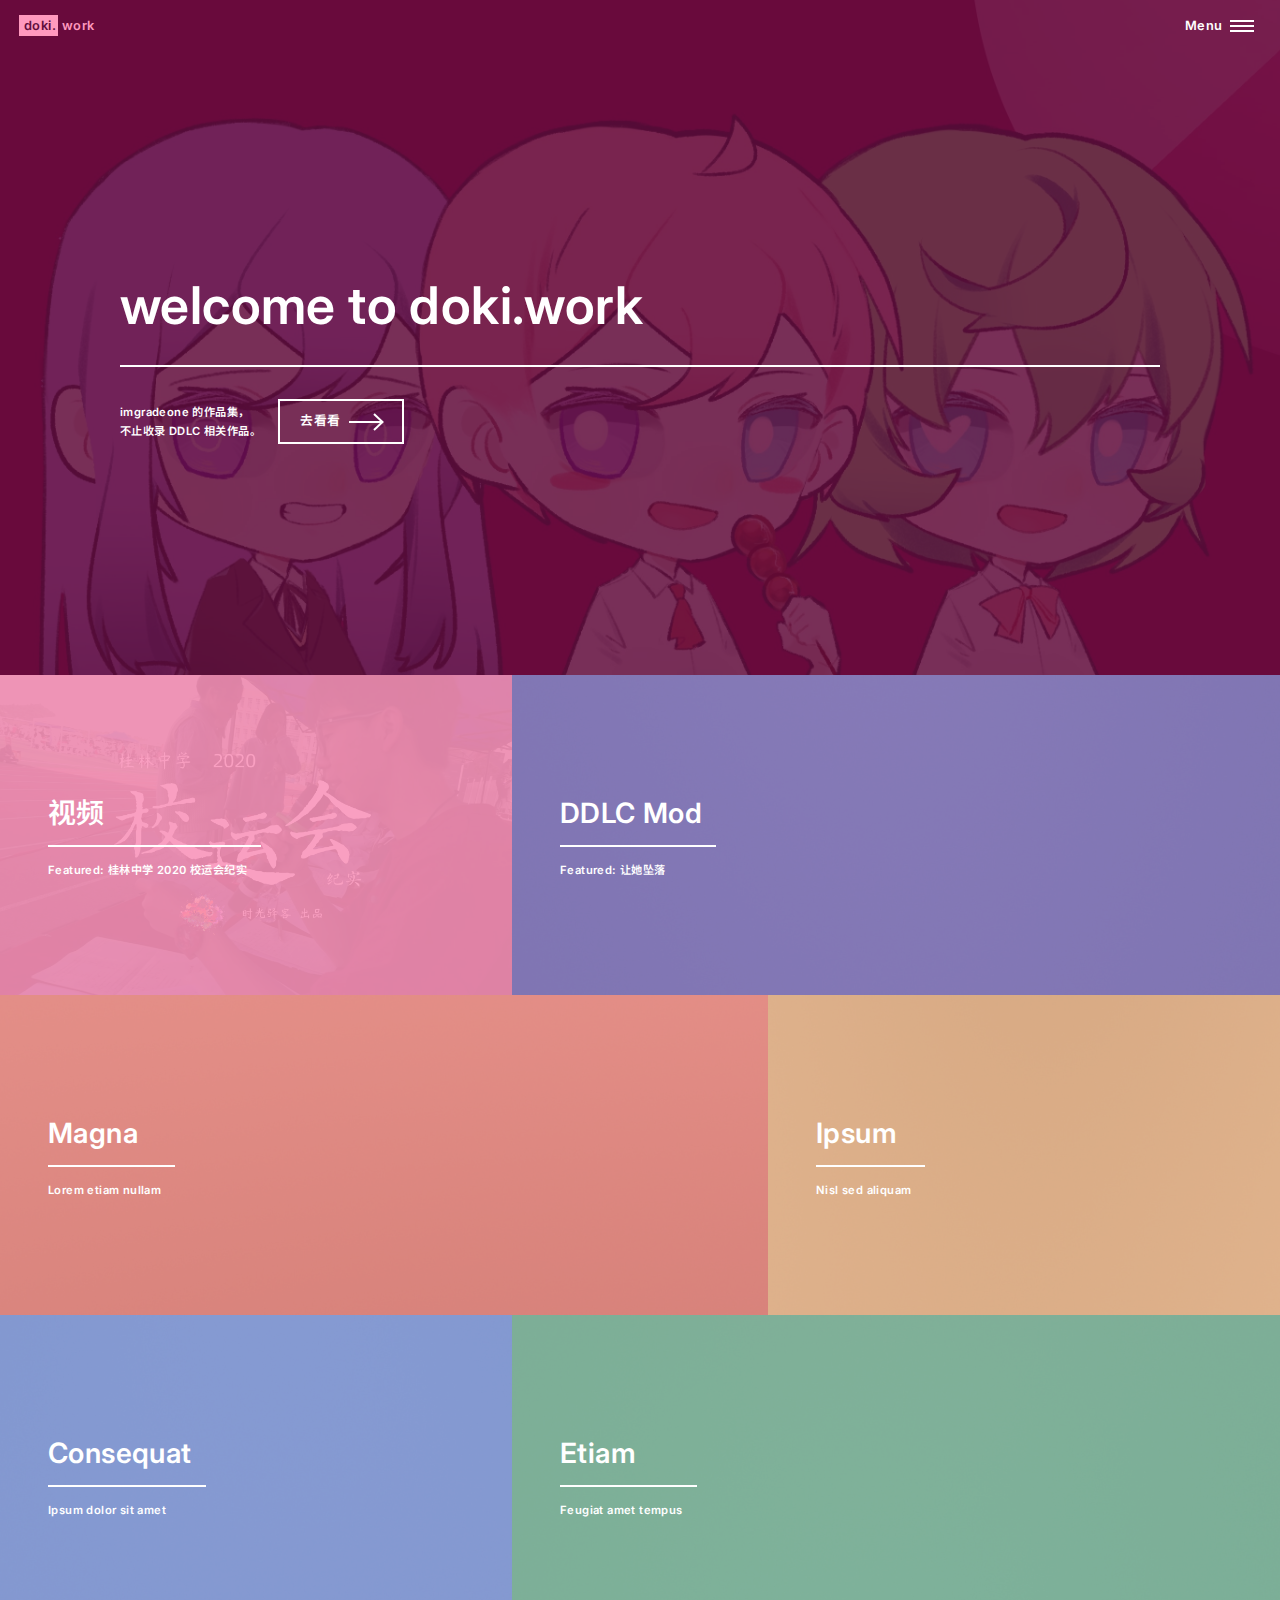
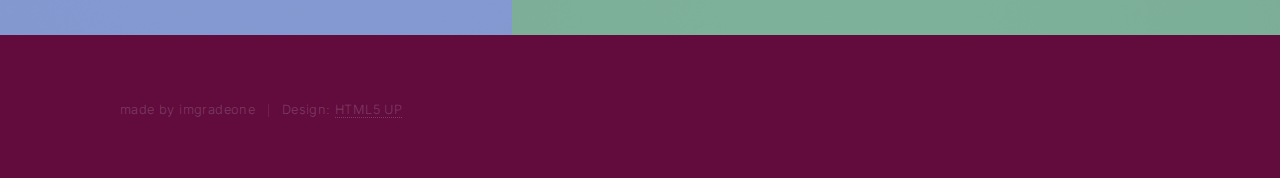
<file: index.html>
<!DOCTYPE HTML>
<!--
	doki.work
	html5up.net | @ajlkn
	Free for personal and commercial use under the CCA 3.0 license (html5up.net/license)
-->
<html>
	<head>
		<title>doki.work</title>
		<meta charset="utf-8" />
		<meta name="viewport" content="width=device-width, initial-scale=1, user-scalable=no" />
		<link rel="stylesheet" href="assets/css/main.css" />
		<noscript><link rel="stylesheet" href="assets/css/noscript.css" /></noscript>
	</head>
	<body class="is-preload">

		<!-- Wrapper -->
			<div id="wrapper">

				<!-- Header -->
					<header id="header" class="alt">
						<a href="index.html" class="logo"><strong>doki.</strong><span>work</span></a>
						<nav>
							<a href="#menu">Menu</a>
						</nav>
					</header>

				<!-- Menu -->
					<nav id="menu">
						<ul class="links">
							<li><a href="index.html">主页</a></li>
							<li><a href="landing.html">Landing</a></li>
							<li><a href="generic.html">Generic</a></li>
							<li><a href="elements.html">Elements</a></li>
						</ul>
						<ul class="actions stacked">
							<li><a href="https://imgradeone.com" class="button primary fit">返回 imgradeone.com</a></li>
							<li><a href="#" class="button fit">内容使用准则</a></li>
						</ul>
					</nav>

				<!-- Banner -->
					<section id="banner" class="major">
						<div class="inner">
							<header class="major">
								<h1>welcome to doki.work</h1>
							</header>
							<div class="content">
								<p>imgradeone 的作品集，<br />
								不止收录 DDLC 相关作品。</p>
								<ul class="actions">
									<li><a href="#one" class="button next scrolly">去看看</a></li>
								</ul>
							</div>
						</div>
					</section>

				<!-- Main -->
					<div id="main">

						<!-- One -->
							<section id="one" class="tiles">
								<article>
									<span class="image">
										<img src="images/sgyk.jpg" alt="" />
									</span>
									<header class="major">
										<h3><a href="landing.html" class="link">视频</a></h3>
										<p>Featured: 桂林中学 2020 校运会纪实</p>
									</header>
								</article>
								<article>
									<span class="image">
										<img src="images/pic02.jpg" alt="" />
									</span>
									<header class="major">
										<h3><a href="landing.html" class="link">DDLC Mod</a></h3>
										<p>Featured: 让她坠落</p>
									</header>
								</article>
								<article>
									<span class="image">
										<img src="images/pic03.jpg" alt="" />
									</span>
									<header class="major">
										<h3><a href="landing.html" class="link">Magna</a></h3>
										<p>Lorem etiam nullam</p>
									</header>
								</article>
								<article>
									<span class="image">
										<img src="images/pic04.jpg" alt="" />
									</span>
									<header class="major">
										<h3><a href="landing.html" class="link">Ipsum</a></h3>
										<p>Nisl sed aliquam</p>
									</header>
								</article>
								<article>
									<span class="image">
										<img src="images/pic05.jpg" alt="" />
									</span>
									<header class="major">
										<h3><a href="landing.html" class="link">Consequat</a></h3>
										<p>Ipsum dolor sit amet</p>
									</header>
								</article>
								<article>
									<span class="image">
										<img src="images/pic06.jpg" alt="" />
									</span>
									<header class="major">
										<h3><a href="landing.html" class="link">Etiam</a></h3>
										<p>Feugiat amet tempus</p>
									</header>
								</article>
							</section>

						<!-- Two -->
							<!-- <section id="two">
								<div class="inner">
									<header class="major">
										<h2>Massa libero</h2>
									</header>
									<p>Nullam et orci eu lorem consequat tincidunt vivamus et sagittis libero. Mauris aliquet magna magna sed nunc rhoncus pharetra. Pellentesque condimentum sem. In efficitur ligula tate urna. Maecenas laoreet massa vel lacinia pellentesque lorem ipsum dolor. Nullam et orci eu lorem consequat tincidunt. Vivamus et sagittis libero. Mauris aliquet magna magna sed nunc rhoncus amet pharetra et feugiat tempus.</p>
									<ul class="actions">
										<li><a href="landing.html" class="button next">Get Started</a></li>
									</ul>
								</div>
							</section> -->

					</div>

				<!-- Contact
					<section id="contact">
						<div class="inner">
							<section>
								<form method="post" action="#">
									<div class="fields">
										<div class="field half">
											<label for="name">Name</label>
											<input type="text" name="name" id="name" />
										</div>
										<div class="field half">
											<label for="email">Email</label>
											<input type="text" name="email" id="email" />
										</div>
										<div class="field">
											<label for="message">Message</label>
											<textarea name="message" id="message" rows="6"></textarea>
										</div>
									</div>
									<ul class="actions">
										<li><input type="submit" value="Send Message" class="primary" /></li>
										<li><input type="reset" value="Clear" /></li>
									</ul>
								</form>
							</section>
							<section class="split">
								<section>
									<div class="contact-method">
										<span class="icon solid alt fa-envelope"></span>
										<h3>Email</h3>
										<a href="#">information@untitled.tld</a>
									</div>
								</section>
								<section>
									<div class="contact-method">
										<span class="icon solid alt fa-phone"></span>
										<h3>Phone</h3>
										<span>(000) 000-0000 x12387</span>
									</div>
								</section>
								<section>
									<div class="contact-method">
										<span class="icon solid alt fa-home"></span>
										<h3>Address</h3>
										<span>1234 Somewhere Road #5432<br />
										Nashville, TN 00000<br />
										United States of America</span>
									</div>
								</section>
							</section>
						</div>
					</section> -->

				<!-- Footer -->
					<footer id="footer">
						<div class="inner">
							<ul class="copyright">
								<li>made by imgradeone</li><li>Design: <a href="https://html5up.net">HTML5 UP</a></li>
							</ul>
						</div>
					</footer>

			</div>

		<!-- Scripts -->
			<script src="assets/js/jquery.min.js"></script>
			<script src="assets/js/jquery.scrolly.min.js"></script>
			<script src="assets/js/jquery.scrollex.min.js"></script>
			<script src="assets/js/browser.min.js"></script>
			<script src="assets/js/breakpoints.min.js"></script>
			<script src="assets/js/util.js"></script>
			<script src="assets/js/main.js"></script>

	</body>
</html>
</file>
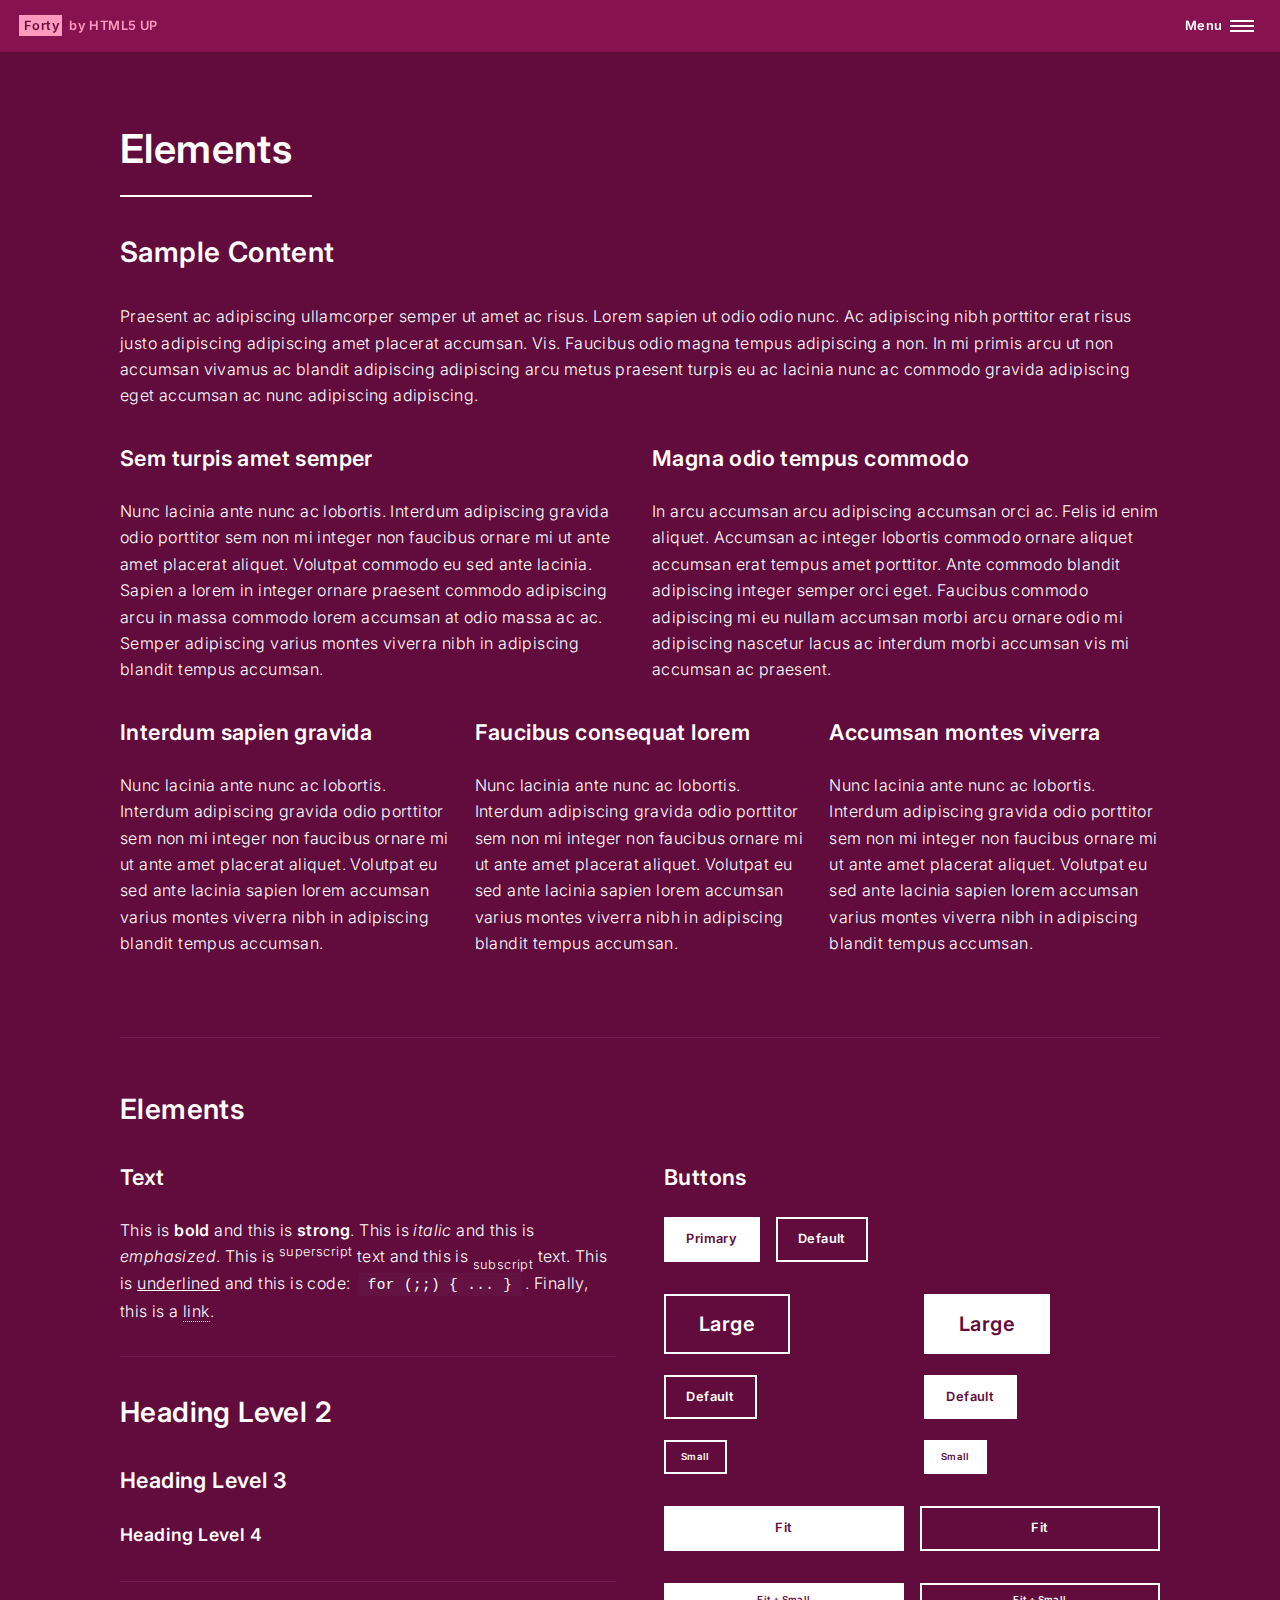
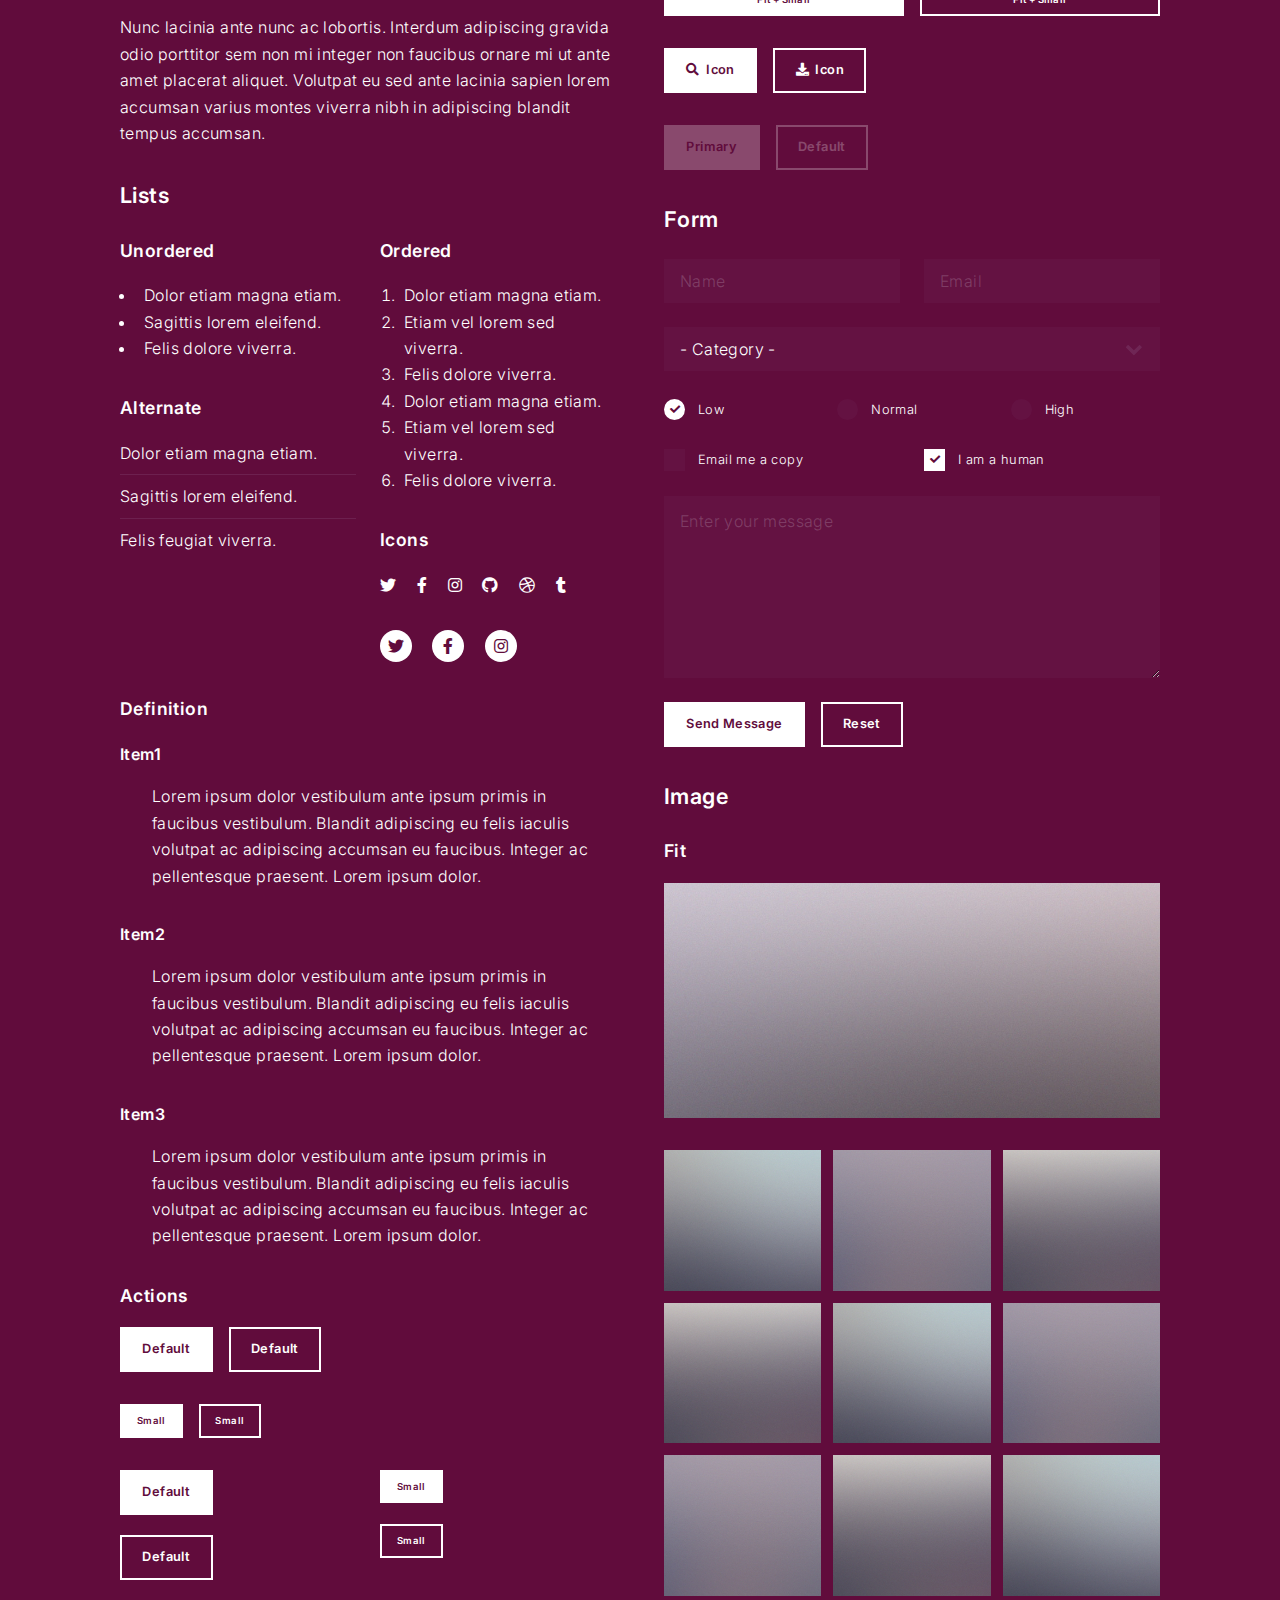
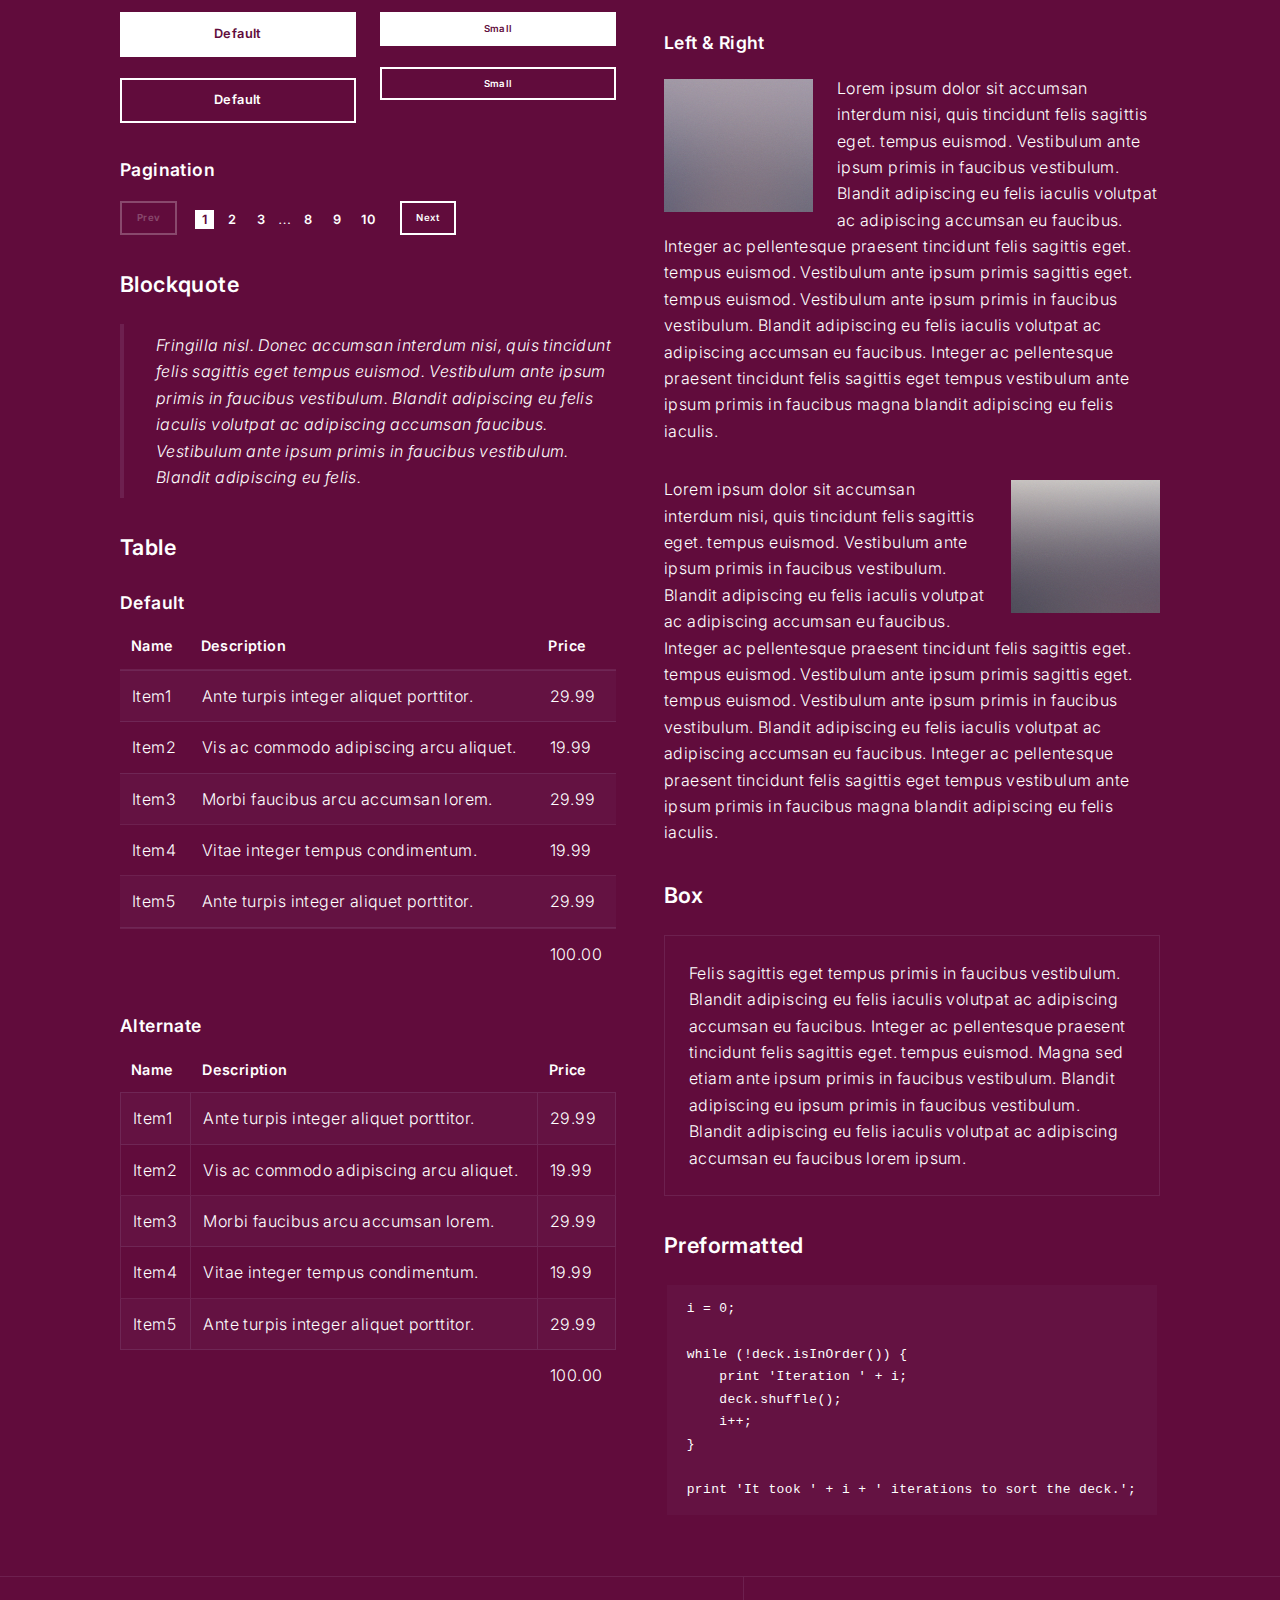
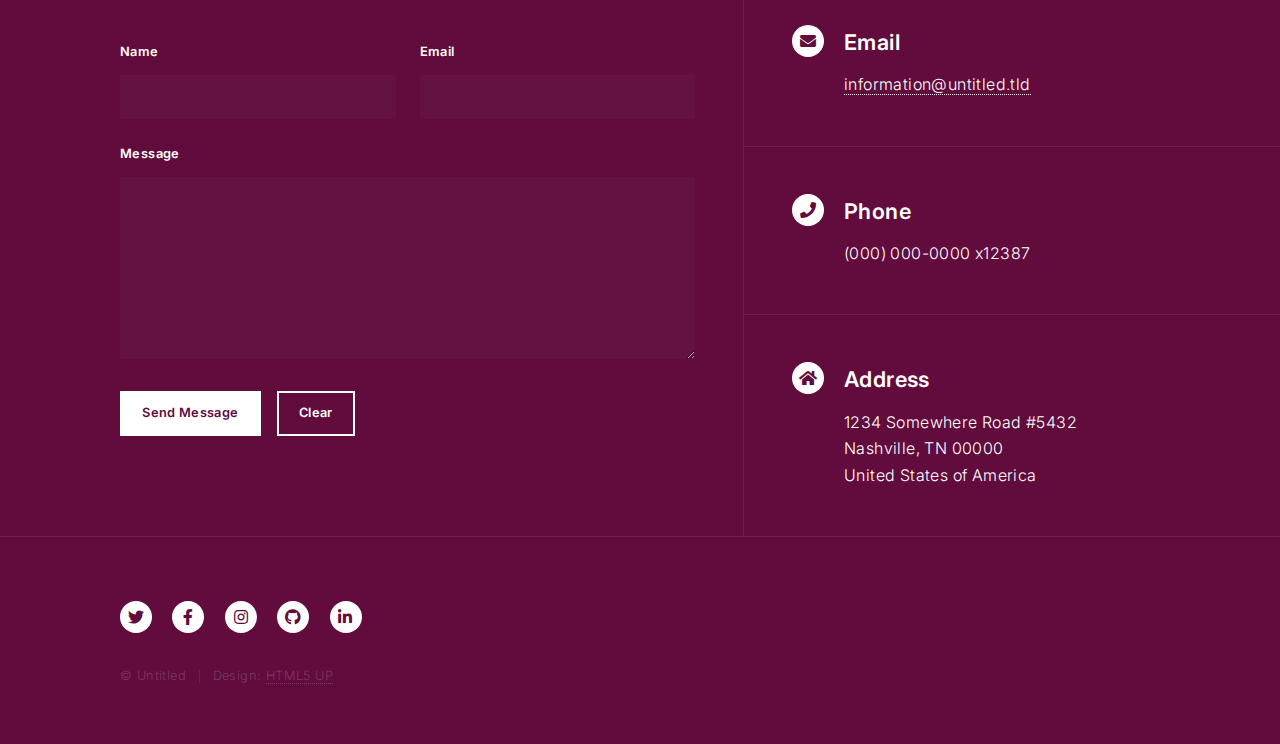
<file: elements.html>
<!DOCTYPE HTML>
<!--
	doki.work
	html5up.net | @ajlkn
	Free for personal and commercial use under the CCA 3.0 license (html5up.net/license)
-->
<html>
	<head>
		<title>Elements - doki.work</title>
		<meta charset="utf-8" />
		<meta name="viewport" content="width=device-width, initial-scale=1, user-scalable=no" />
		<link rel="stylesheet" href="assets/css/main.css" />
		<noscript><link rel="stylesheet" href="assets/css/noscript.css" /></noscript>
	</head>
	<body class="is-preload">

		<!-- Wrapper -->
			<div id="wrapper">

				<!-- Header -->
					<header id="header">
						<a href="index.html" class="logo"><strong>Forty</strong> <span>by HTML5 UP</span></a>
						<nav>
							<a href="#menu">Menu</a>
						</nav>
					</header>

				<!-- Menu -->
					<nav id="menu">
						<ul class="links">
							<li><a href="index.html">Home</a></li>
							<li><a href="landing.html">Landing</a></li>
							<li><a href="generic.html">Generic</a></li>
							<li><a href="elements.html">Elements</a></li>
						</ul>
						<ul class="actions stacked">
							<li><a href="#" class="button primary fit">Get Started</a></li>
							<li><a href="#" class="button fit">Log In</a></li>
						</ul>
					</nav>

				<!-- Main -->
					<div id="main" class="alt">

						<!-- One -->
							<section id="one">
								<div class="inner">
									<header class="major">
										<h1>Elements</h1>
									</header>

									<!-- Content -->
										<h2 id="content">Sample Content</h2>
										<p>Praesent ac adipiscing ullamcorper semper ut amet ac risus. Lorem sapien ut odio odio nunc. Ac adipiscing nibh porttitor erat risus justo adipiscing adipiscing amet placerat accumsan. Vis. Faucibus odio magna tempus adipiscing a non. In mi primis arcu ut non accumsan vivamus ac blandit adipiscing adipiscing arcu metus praesent turpis eu ac lacinia nunc ac commodo gravida adipiscing eget accumsan ac nunc adipiscing adipiscing.</p>
										<div class="row">
											<div class="col-6 col-12-small">
												<h3>Sem turpis amet semper</h3>
												<p>Nunc lacinia ante nunc ac lobortis. Interdum adipiscing gravida odio porttitor sem non mi integer non faucibus ornare mi ut ante amet placerat aliquet. Volutpat commodo eu sed ante lacinia. Sapien a lorem in integer ornare praesent commodo adipiscing arcu in massa commodo lorem accumsan at odio massa ac ac. Semper adipiscing varius montes viverra nibh in adipiscing blandit tempus accumsan.</p>
											</div>
											<div class="col-6 col-12-small">
												<h3>Magna odio tempus commodo</h3>
												<p>In arcu accumsan arcu adipiscing accumsan orci ac. Felis id enim aliquet. Accumsan ac integer lobortis commodo ornare aliquet accumsan erat tempus amet porttitor. Ante commodo blandit adipiscing integer semper orci eget. Faucibus commodo adipiscing mi eu nullam accumsan morbi arcu ornare odio mi adipiscing nascetur lacus ac interdum morbi accumsan vis mi accumsan ac praesent.</p>
											</div>
											<!-- Break -->
											<div class="col-4 col-12-medium">
												<h3>Interdum sapien gravida</h3>
												<p>Nunc lacinia ante nunc ac lobortis. Interdum adipiscing gravida odio porttitor sem non mi integer non faucibus ornare mi ut ante amet placerat aliquet. Volutpat eu sed ante lacinia sapien lorem accumsan varius montes viverra nibh in adipiscing blandit tempus accumsan.</p>
											</div>
											<div class="col-4 col-12-medium">
												<h3>Faucibus consequat lorem</h3>
												<p>Nunc lacinia ante nunc ac lobortis. Interdum adipiscing gravida odio porttitor sem non mi integer non faucibus ornare mi ut ante amet placerat aliquet. Volutpat eu sed ante lacinia sapien lorem accumsan varius montes viverra nibh in adipiscing blandit tempus accumsan.</p>
											</div>
											<div class="col-4 col-12-medium">
												<h3>Accumsan montes viverra</h3>
												<p>Nunc lacinia ante nunc ac lobortis. Interdum adipiscing gravida odio porttitor sem non mi integer non faucibus ornare mi ut ante amet placerat aliquet. Volutpat eu sed ante lacinia sapien lorem accumsan varius montes viverra nibh in adipiscing blandit tempus accumsan.</p>
											</div>
										</div>

									<hr class="major" />

									<!-- Elements -->
										<h2 id="elements">Elements</h2>
										<div class="row gtr-200">
											<div class="col-6 col-12-medium">

												<!-- Text stuff -->
													<h3>Text</h3>
													<p>This is <b>bold</b> and this is <strong>strong</strong>. This is <i>italic</i> and this is <em>emphasized</em>.
													This is <sup>superscript</sup> text and this is <sub>subscript</sub> text.
													This is <u>underlined</u> and this is code: <code>for (;;) { ... }</code>.
													Finally, this is a <a href="#">link</a>.</p>
													<hr />
													<h2>Heading Level 2</h2>
													<h3>Heading Level 3</h3>
													<h4>Heading Level 4</h4>
													<hr />
													<p>Nunc lacinia ante nunc ac lobortis. Interdum adipiscing gravida odio porttitor sem non mi integer non faucibus ornare mi ut ante amet placerat aliquet. Volutpat eu sed ante lacinia sapien lorem accumsan varius montes viverra nibh in adipiscing blandit tempus accumsan.</p>

												<!-- Lists -->
													<h3>Lists</h3>
													<div class="row">
														<div class="col-6 col-12-small">

															<h4>Unordered</h4>
															<ul>
																<li>Dolor etiam magna etiam.</li>
																<li>Sagittis lorem eleifend.</li>
																<li>Felis dolore viverra.</li>
															</ul>

															<h4>Alternate</h4>
															<ul class="alt">
																<li>Dolor etiam magna etiam.</li>
																<li>Sagittis lorem eleifend.</li>
																<li>Felis feugiat viverra.</li>
															</ul>

														</div>
														<div class="col-6 col-12-small">

															<h4>Ordered</h4>
															<ol>
																<li>Dolor etiam magna etiam.</li>
																<li>Etiam vel lorem sed viverra.</li>
																<li>Felis dolore viverra.</li>
																<li>Dolor etiam magna etiam.</li>
																<li>Etiam vel lorem sed viverra.</li>
																<li>Felis dolore viverra.</li>
															</ol>

															<h4>Icons</h4>
															<ul class="icons">
																<li><a href="#" class="icon brands fa-twitter"><span class="label">Twitter</span></a></li>
																<li><a href="#" class="icon brands fa-facebook-f"><span class="label">Facebook</span></a></li>
																<li><a href="#" class="icon brands fa-instagram"><span class="label">Instagram</span></a></li>
																<li><a href="#" class="icon brands fa-github"><span class="label">Github</span></a></li>
																<li><a href="#" class="icon brands fa-dribbble"><span class="label">Dribbble</span></a></li>
																<li><a href="#" class="icon brands fa-tumblr"><span class="label">Tumblr</span></a></li>
															</ul>
															<ul class="icons">
																<li><a href="#" class="icon brands alt fa-twitter"><span class="label">Twitter</span></a></li>
																<li><a href="#" class="icon brands alt fa-facebook-f"><span class="label">Facebook</span></a></li>
																<li><a href="#" class="icon brands alt fa-instagram"><span class="label">Instagram</span></a></li>
															</ul>

														</div>
													</div>
													<h4>Definition</h4>
													<dl>
														<dt>Item1</dt>
														<dd>
															<p>Lorem ipsum dolor vestibulum ante ipsum primis in faucibus vestibulum. Blandit adipiscing eu felis iaculis volutpat ac adipiscing accumsan eu faucibus. Integer ac pellentesque praesent. Lorem ipsum dolor.</p>
														</dd>
														<dt>Item2</dt>
														<dd>
															<p>Lorem ipsum dolor vestibulum ante ipsum primis in faucibus vestibulum. Blandit adipiscing eu felis iaculis volutpat ac adipiscing accumsan eu faucibus. Integer ac pellentesque praesent. Lorem ipsum dolor.</p>
														</dd>
														<dt>Item3</dt>
														<dd>
															<p>Lorem ipsum dolor vestibulum ante ipsum primis in faucibus vestibulum. Blandit adipiscing eu felis iaculis volutpat ac adipiscing accumsan eu faucibus. Integer ac pellentesque praesent. Lorem ipsum dolor.</p>
														</dd>
													</dl>

													<h4>Actions</h4>
													<ul class="actions">
														<li><a href="#" class="button primary">Default</a></li>
														<li><a href="#" class="button">Default</a></li>
													</ul>
													<ul class="actions small">
														<li><a href="#" class="button primary small">Small</a></li>
														<li><a href="#" class="button small">Small</a></li>
													</ul>
													<div class="row">
														<div class="col-6 col-12-small">
															<ul class="actions stacked">
																<li><a href="#" class="button primary">Default</a></li>
																<li><a href="#" class="button">Default</a></li>
															</ul>
														</div>
														<div class="col-6 col-12-small">
															<ul class="actions stacked">
																<li><a href="#" class="button primary small">Small</a></li>
																<li><a href="#" class="button small">Small</a></li>
															</ul>
														</div>
														<div class="col-6 col-12-small">
															<ul class="actions stacked">
																<li><a href="#" class="button primary fit">Default</a></li>
																<li><a href="#" class="button fit">Default</a></li>
															</ul>
														</div>
														<div class="col-6 col-12-small">
															<ul class="actions stacked">
																<li><a href="#" class="button primary small fit">Small</a></li>
																<li><a href="#" class="button small fit">Small</a></li>
															</ul>
														</div>
													</div>

													<h4>Pagination</h4>
													<ul class="pagination">
														<li><span class="button small disabled">Prev</span></li>
														<li><a href="#" class="page active">1</a></li>
														<li><a href="#" class="page">2</a></li>
														<li><a href="#" class="page">3</a></li>
														<li><span>&hellip;</span></li>
														<li><a href="#" class="page">8</a></li>
														<li><a href="#" class="page">9</a></li>
														<li><a href="#" class="page">10</a></li>
														<li><a href="#" class="button small">Next</a></li>
													</ul>

												<!-- Blockquote -->
													<h3>Blockquote</h3>
													<blockquote>Fringilla nisl. Donec accumsan interdum nisi, quis tincidunt felis sagittis eget tempus euismod. Vestibulum ante ipsum primis in faucibus vestibulum. Blandit adipiscing eu felis iaculis volutpat ac adipiscing accumsan faucibus. Vestibulum ante ipsum primis in faucibus vestibulum. Blandit adipiscing eu felis.</blockquote>

												<!-- Table -->
													<h3>Table</h3>

													<h4>Default</h4>
													<div class="table-wrapper">
														<table>
															<thead>
																<tr>
																	<th>Name</th>
																	<th>Description</th>
																	<th>Price</th>
																</tr>
															</thead>
															<tbody>
																<tr>
																	<td>Item1</td>
																	<td>Ante turpis integer aliquet porttitor.</td>
																	<td>29.99</td>
																</tr>
																<tr>
																	<td>Item2</td>
																	<td>Vis ac commodo adipiscing arcu aliquet.</td>
																	<td>19.99</td>
																</tr>
																<tr>
																	<td>Item3</td>
																	<td> Morbi faucibus arcu accumsan lorem.</td>
																	<td>29.99</td>
																</tr>
																<tr>
																	<td>Item4</td>
																	<td>Vitae integer tempus condimentum.</td>
																	<td>19.99</td>
																</tr>
																<tr>
																	<td>Item5</td>
																	<td>Ante turpis integer aliquet porttitor.</td>
																	<td>29.99</td>
																</tr>
															</tbody>
															<tfoot>
																<tr>
																	<td colspan="2"></td>
																	<td>100.00</td>
																</tr>
															</tfoot>
														</table>
													</div>

													<h4>Alternate</h4>
													<div class="table-wrapper">
														<table class="alt">
															<thead>
																<tr>
																	<th>Name</th>
																	<th>Description</th>
																	<th>Price</th>
																</tr>
															</thead>
															<tbody>
																<tr>
																	<td>Item1</td>
																	<td>Ante turpis integer aliquet porttitor.</td>
																	<td>29.99</td>
																</tr>
																<tr>
																	<td>Item2</td>
																	<td>Vis ac commodo adipiscing arcu aliquet.</td>
																	<td>19.99</td>
																</tr>
																<tr>
																	<td>Item3</td>
																	<td> Morbi faucibus arcu accumsan lorem.</td>
																	<td>29.99</td>
																</tr>
																<tr>
																	<td>Item4</td>
																	<td>Vitae integer tempus condimentum.</td>
																	<td>19.99</td>
																</tr>
																<tr>
																	<td>Item5</td>
																	<td>Ante turpis integer aliquet porttitor.</td>
																	<td>29.99</td>
																</tr>
															</tbody>
															<tfoot>
																<tr>
																	<td colspan="2"></td>
																	<td>100.00</td>
																</tr>
															</tfoot>
														</table>
													</div>

											</div>
											<div class="col-6 col-12-medium">

												<!-- Buttons -->
													<h3>Buttons</h3>
													<ul class="actions">
														<li><a href="#" class="button primary">Primary</a></li>
														<li><a href="#" class="button">Default</a></li>
													</ul>
													<div class="row">
														<div class="col-6 col-12-xsmall">
															<ul class="actions stacked">
																<li><a href="#" class="button large">Large</a></li>
																<li><a href="#" class="button">Default</a></li>
																<li><a href="#" class="button small">Small</a></li>
															</ul>
														</div>
														<div class="col-6 col-12-xsmall">
															<ul class="actions stacked">
																<li><a href="#" class="button primary large">Large</a></li>
																<li><a href="#" class="button primary">Default</a></li>
																<li><a href="#" class="button primary small">Small</a></li>
															</ul>
														</div>
													</div>
													<ul class="actions fit">
														<li><a href="#" class="button primary fit">Fit</a></li>
														<li><a href="#" class="button fit">Fit</a></li>
													</ul>
													<ul class="actions fit small">
														<li><a href="#" class="button primary fit small">Fit + Small</a></li>
														<li><a href="#" class="button fit small">Fit + Small</a></li>
													</ul>
													<ul class="actions">
														<li><a href="#" class="button primary icon solid fa-search">Icon</a></li>
														<li><a href="#" class="button icon solid fa-download">Icon</a></li>
													</ul>
													<ul class="actions">
														<li><span class="button primary disabled">Primary</span></li>
														<li><span class="button disabled">Default</span></li>
													</ul>

												<!-- Form -->
													<h3>Form</h3>

													<form method="post" action="#">
														<div class="row gtr-uniform">
															<div class="col-6 col-12-xsmall">
																<input type="text" name="demo-name" id="demo-name" value="" placeholder="Name" />
															</div>
															<div class="col-6 col-12-xsmall">
																<input type="email" name="demo-email" id="demo-email" value="" placeholder="Email" />
															</div>
															<!-- Break -->
															<div class="col-12">
																<select name="demo-category" id="demo-category">
																	<option value="">- Category -</option>
																	<option value="1">Manufacturing</option>
																	<option value="1">Shipping</option>
																	<option value="1">Administration</option>
																	<option value="1">Human Resources</option>
																</select>
															</div>
															<!-- Break -->
															<div class="col-4 col-12-small">
																<input type="radio" id="demo-priority-low" name="demo-priority" checked>
																<label for="demo-priority-low">Low</label>
															</div>
															<div class="col-4 col-12-small">
																<input type="radio" id="demo-priority-normal" name="demo-priority">
																<label for="demo-priority-normal">Normal</label>
															</div>
															<div class="col-4 col-12-small">
																<input type="radio" id="demo-priority-high" name="demo-priority">
																<label for="demo-priority-high">High</label>
															</div>
															<!-- Break -->
															<div class="col-6 col-12-small">
																<input type="checkbox" id="demo-copy" name="demo-copy">
																<label for="demo-copy">Email me a copy</label>
															</div>
															<div class="col-6 col-12-small">
																<input type="checkbox" id="demo-human" name="demo-human" checked>
																<label for="demo-human">I am a human</label>
															</div>
															<!-- Break -->
															<div class="col-12">
																<textarea name="demo-message" id="demo-message" placeholder="Enter your message" rows="6"></textarea>
															</div>
															<!-- Break -->
															<div class="col-12">
																<ul class="actions">
																	<li><input type="submit" value="Send Message" class="primary" /></li>
																	<li><input type="reset" value="Reset" /></li>
																</ul>
															</div>
														</div>
													</form>

												<!-- Image -->
													<h3>Image</h3>

													<h4>Fit</h4>
													<span class="image fit"><img src="images/pic03.jpg" alt="" /></span>
													<div class="box alt">
														<div class="row gtr-50 gtr-uniform">
															<div class="col-4"><span class="image fit"><img src="images/pic08.jpg" alt="" /></span></div>
															<div class="col-4"><span class="image fit"><img src="images/pic09.jpg" alt="" /></span></div>
															<div class="col-4"><span class="image fit"><img src="images/pic10.jpg" alt="" /></span></div>
															<!-- Break -->
															<div class="col-4"><span class="image fit"><img src="images/pic10.jpg" alt="" /></span></div>
															<div class="col-4"><span class="image fit"><img src="images/pic08.jpg" alt="" /></span></div>
															<div class="col-4"><span class="image fit"><img src="images/pic09.jpg" alt="" /></span></div>
															<!-- Break -->
															<div class="col-4"><span class="image fit"><img src="images/pic09.jpg" alt="" /></span></div>
															<div class="col-4"><span class="image fit"><img src="images/pic10.jpg" alt="" /></span></div>
															<div class="col-4"><span class="image fit"><img src="images/pic08.jpg" alt="" /></span></div>
														</div>
													</div>

													<h4>Left &amp; Right</h4>
													<p><span class="image left"><img src="images/pic09.jpg" alt="" /></span>Lorem ipsum dolor sit accumsan interdum nisi, quis tincidunt felis sagittis eget. tempus euismod. Vestibulum ante ipsum primis in faucibus vestibulum. Blandit adipiscing eu felis iaculis volutpat ac adipiscing accumsan eu faucibus. Integer ac pellentesque praesent tincidunt felis sagittis eget. tempus euismod. Vestibulum ante ipsum primis sagittis eget. tempus euismod. Vestibulum ante ipsum primis in faucibus vestibulum. Blandit adipiscing eu felis iaculis volutpat ac adipiscing accumsan eu faucibus. Integer ac pellentesque praesent tincidunt felis sagittis eget tempus vestibulum ante ipsum primis in faucibus magna blandit adipiscing eu felis iaculis.</p>
													<p><span class="image right"><img src="images/pic10.jpg" alt="" /></span>Lorem ipsum dolor sit accumsan interdum nisi, quis tincidunt felis sagittis eget. tempus euismod. Vestibulum ante ipsum primis in faucibus vestibulum. Blandit adipiscing eu felis iaculis volutpat ac adipiscing accumsan eu faucibus. Integer ac pellentesque praesent tincidunt felis sagittis eget. tempus euismod. Vestibulum ante ipsum primis sagittis eget. tempus euismod. Vestibulum ante ipsum primis in faucibus vestibulum. Blandit adipiscing eu felis iaculis volutpat ac adipiscing accumsan eu faucibus. Integer ac pellentesque praesent tincidunt felis sagittis eget tempus vestibulum ante ipsum primis in faucibus magna blandit adipiscing eu felis iaculis.</p>

												<!-- Box -->
													<h3>Box</h3>
													<div class="box">
														<p>Felis sagittis eget tempus primis in faucibus vestibulum. Blandit adipiscing eu felis iaculis volutpat ac adipiscing accumsan eu faucibus. Integer ac pellentesque praesent tincidunt felis sagittis eget. tempus euismod. Magna sed etiam ante ipsum primis in faucibus vestibulum. Blandit adipiscing eu ipsum primis in faucibus vestibulum. Blandit adipiscing eu felis iaculis volutpat ac adipiscing accumsan eu faucibus lorem ipsum.</p>
													</div>

												<!-- Preformatted Code -->
													<h3>Preformatted</h3>
													<pre><code>i = 0;

while (!deck.isInOrder()) {
    print 'Iteration ' + i;
    deck.shuffle();
    i++;
}

print 'It took ' + i + ' iterations to sort the deck.';
</code></pre>

											</div>
										</div>

								</div>
							</section>

					</div>

				<!-- Contact -->
					<section id="contact">
						<div class="inner">
							<section>
								<form method="post" action="#">
									<div class="fields">
										<div class="field half">
											<label for="name">Name</label>
											<input type="text" name="name" id="name" />
										</div>
										<div class="field half">
											<label for="email">Email</label>
											<input type="text" name="email" id="email" />
										</div>
										<div class="field">
											<label for="message">Message</label>
											<textarea name="message" id="message" rows="6"></textarea>
										</div>
									</div>
									<ul class="actions">
										<li><input type="submit" value="Send Message" class="primary" /></li>
										<li><input type="reset" value="Clear" /></li>
									</ul>
								</form>
							</section>
							<section class="split">
								<section>
									<div class="contact-method">
										<span class="icon solid alt fa-envelope"></span>
										<h3>Email</h3>
										<a href="#">information@untitled.tld</a>
									</div>
								</section>
								<section>
									<div class="contact-method">
										<span class="icon solid alt fa-phone"></span>
										<h3>Phone</h3>
										<span>(000) 000-0000 x12387</span>
									</div>
								</section>
								<section>
									<div class="contact-method">
										<span class="icon solid alt fa-home"></span>
										<h3>Address</h3>
										<span>1234 Somewhere Road #5432<br />
										Nashville, TN 00000<br />
										United States of America</span>
									</div>
								</section>
							</section>
						</div>
					</section>

				<!-- Footer -->
					<footer id="footer">
						<div class="inner">
							<ul class="icons">
								<li><a href="#" class="icon brands alt fa-twitter"><span class="label">Twitter</span></a></li>
								<li><a href="#" class="icon brands alt fa-facebook-f"><span class="label">Facebook</span></a></li>
								<li><a href="#" class="icon brands alt fa-instagram"><span class="label">Instagram</span></a></li>
								<li><a href="#" class="icon brands alt fa-github"><span class="label">GitHub</span></a></li>
								<li><a href="#" class="icon brands alt fa-linkedin-in"><span class="label">LinkedIn</span></a></li>
							</ul>
							<ul class="copyright">
								<li>&copy; Untitled</li><li>Design: <a href="https://html5up.net">HTML5 UP</a></li>
							</ul>
						</div>
					</footer>

			</div>

		<!-- Scripts -->
			<script src="assets/js/jquery.min.js"></script>
			<script src="assets/js/jquery.scrolly.min.js"></script>
			<script src="assets/js/jquery.scrollex.min.js"></script>
			<script src="assets/js/browser.min.js"></script>
			<script src="assets/js/breakpoints.min.js"></script>
			<script src="assets/js/util.js"></script>
			<script src="assets/js/main.js"></script>

	</body>
</html>
</file>
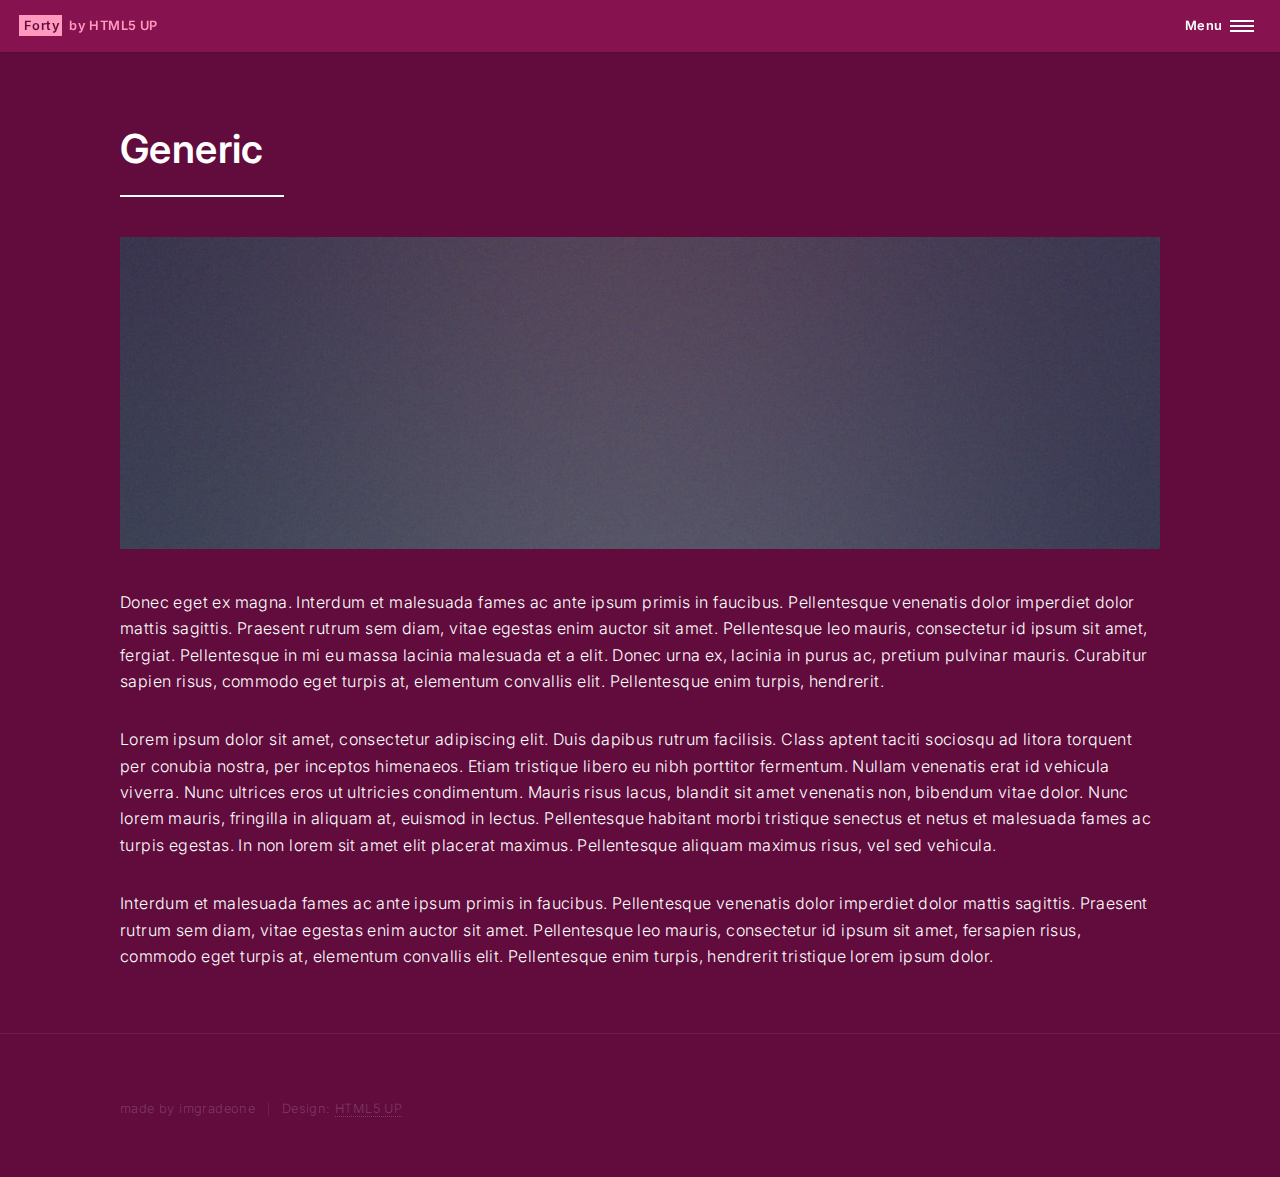
<file: generic.html>
<!DOCTYPE HTML>
<!--
	doki.work
	html5up.net | @ajlkn
	Free for personal and commercial use under the CCA 3.0 license (html5up.net/license)
-->
<html>
	<head>
		<title>Generic - doki.work</title>
		<meta charset="utf-8" />
		<meta name="viewport" content="width=device-width, initial-scale=1, user-scalable=no" />
		<link rel="stylesheet" href="assets/css/main.css" />
		<noscript><link rel="stylesheet" href="assets/css/noscript.css" /></noscript>
	</head>
	<body class="is-preload">

		<!-- Wrapper -->
			<div id="wrapper">

				<!-- Header -->
					<header id="header">
						<a href="index.html" class="logo"><strong>Forty</strong> <span>by HTML5 UP</span></a>
						<nav>
							<a href="#menu">Menu</a>
						</nav>
					</header>

				<!-- Menu -->
					<nav id="menu">
						<ul class="links">
							<li><a href="index.html">Home</a></li>
							<li><a href="landing.html">Landing</a></li>
							<li><a href="generic.html">Generic</a></li>
							<li><a href="elements.html">Elements</a></li>
						</ul>
						<ul class="actions stacked">
							<li><a href="#" class="button primary fit">Get Started</a></li>
							<li><a href="#" class="button fit">Log In</a></li>
						</ul>
					</nav>

				<!-- Main -->
					<div id="main" class="alt">

						<!-- One -->
							<section id="one">
								<div class="inner">
									<header class="major">
										<h1>Generic</h1>
									</header>
									<span class="image main"><img src="images/pic11.jpg" alt="" /></span>
									<p>Donec eget ex magna. Interdum et malesuada fames ac ante ipsum primis in faucibus. Pellentesque venenatis dolor imperdiet dolor mattis sagittis. Praesent rutrum sem diam, vitae egestas enim auctor sit amet. Pellentesque leo mauris, consectetur id ipsum sit amet, fergiat. Pellentesque in mi eu massa lacinia malesuada et a elit. Donec urna ex, lacinia in purus ac, pretium pulvinar mauris. Curabitur sapien risus, commodo eget turpis at, elementum convallis elit. Pellentesque enim turpis, hendrerit.</p>
									<p>Lorem ipsum dolor sit amet, consectetur adipiscing elit. Duis dapibus rutrum facilisis. Class aptent taciti sociosqu ad litora torquent per conubia nostra, per inceptos himenaeos. Etiam tristique libero eu nibh porttitor fermentum. Nullam venenatis erat id vehicula viverra. Nunc ultrices eros ut ultricies condimentum. Mauris risus lacus, blandit sit amet venenatis non, bibendum vitae dolor. Nunc lorem mauris, fringilla in aliquam at, euismod in lectus. Pellentesque habitant morbi tristique senectus et netus et malesuada fames ac turpis egestas. In non lorem sit amet elit placerat maximus. Pellentesque aliquam maximus risus, vel sed vehicula.</p>
									<p>Interdum et malesuada fames ac ante ipsum primis in faucibus. Pellentesque venenatis dolor imperdiet dolor mattis sagittis. Praesent rutrum sem diam, vitae egestas enim auctor sit amet. Pellentesque leo mauris, consectetur id ipsum sit amet, fersapien risus, commodo eget turpis at, elementum convallis elit. Pellentesque enim turpis, hendrerit tristique lorem ipsum dolor.</p>
								</div>
							</section>

					</div>

				<!-- Footer -->
					<footer id="footer">
						<div class="inner">
							<ul class="copyright">
								<li>made by imgradeone</li><li>Design: <a href="https://html5up.net">HTML5 UP</a></li>
							</ul>
						</div>
					</footer>

			</div>

		<!-- Scripts -->
			<script src="assets/js/jquery.min.js"></script>
			<script src="assets/js/jquery.scrolly.min.js"></script>
			<script src="assets/js/jquery.scrollex.min.js"></script>
			<script src="assets/js/browser.min.js"></script>
			<script src="assets/js/breakpoints.min.js"></script>
			<script src="assets/js/util.js"></script>
			<script src="assets/js/main.js"></script>

	</body>
</html>
</file>
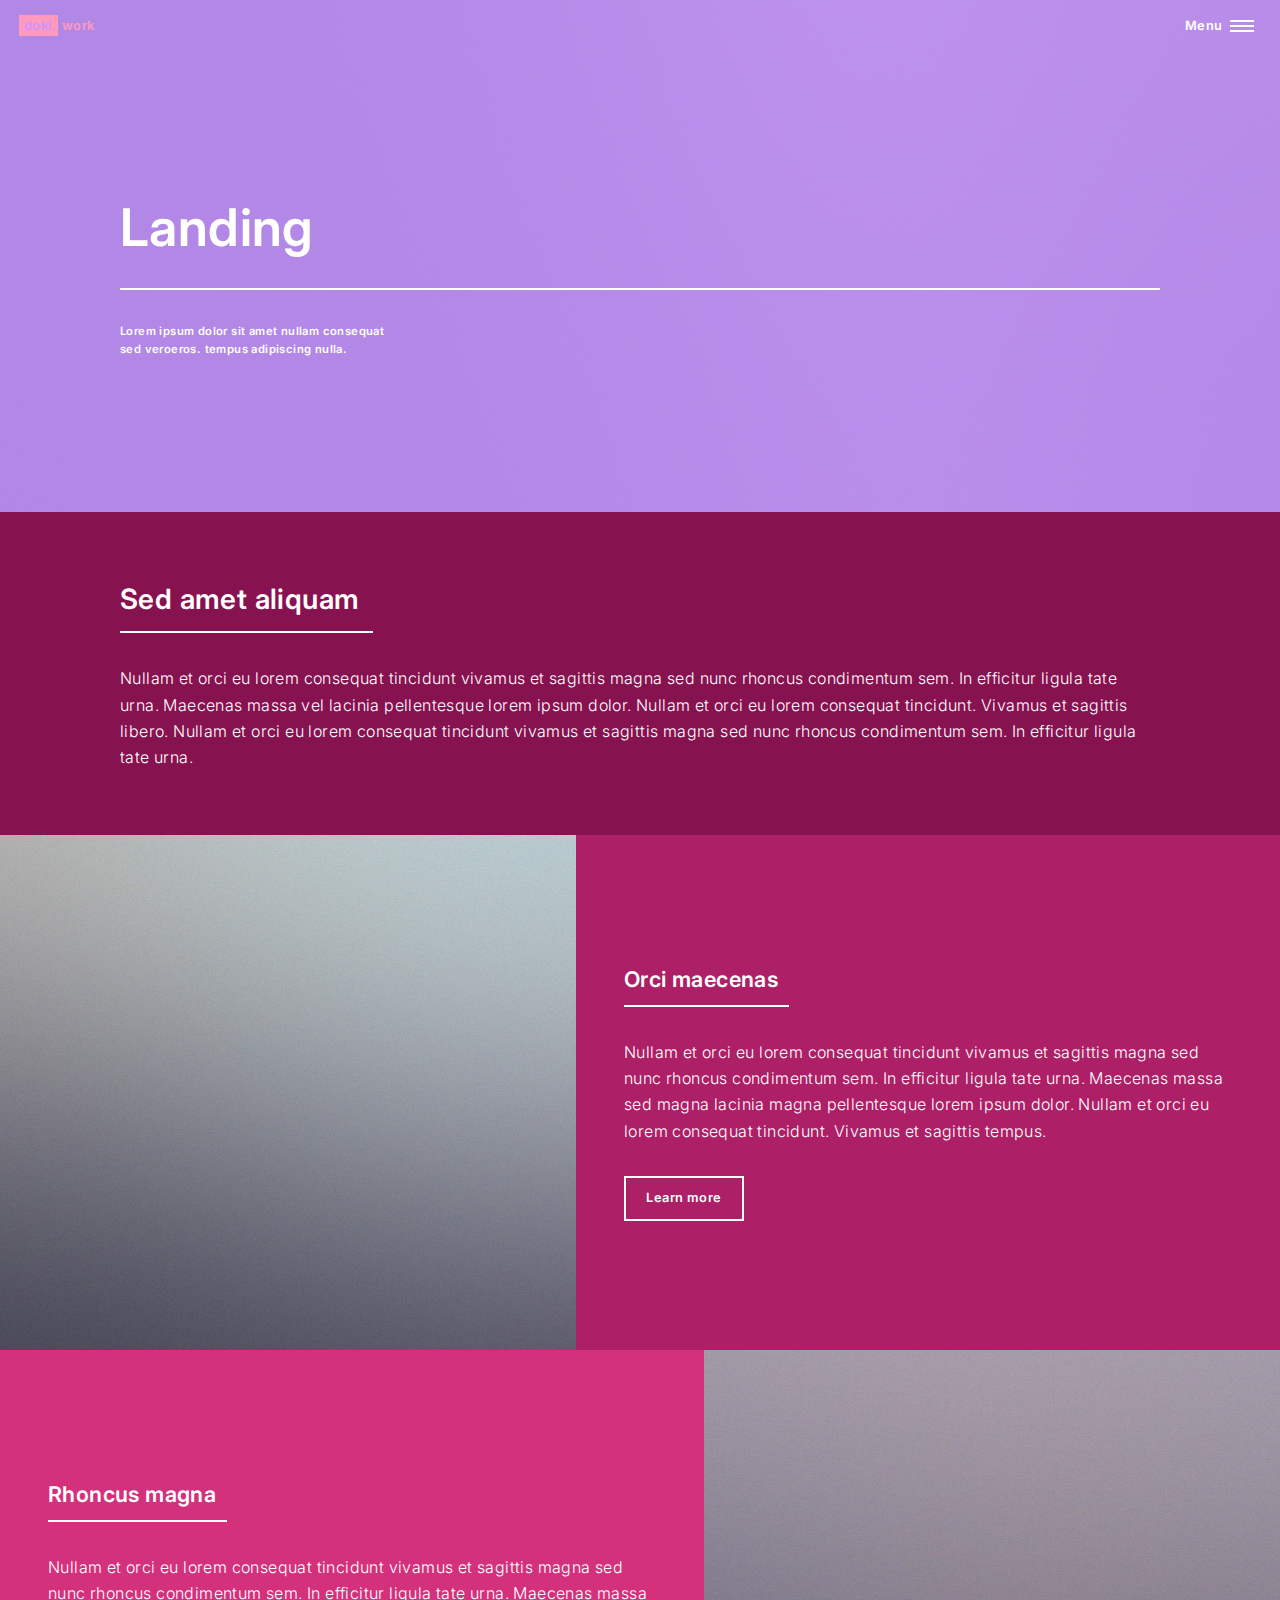
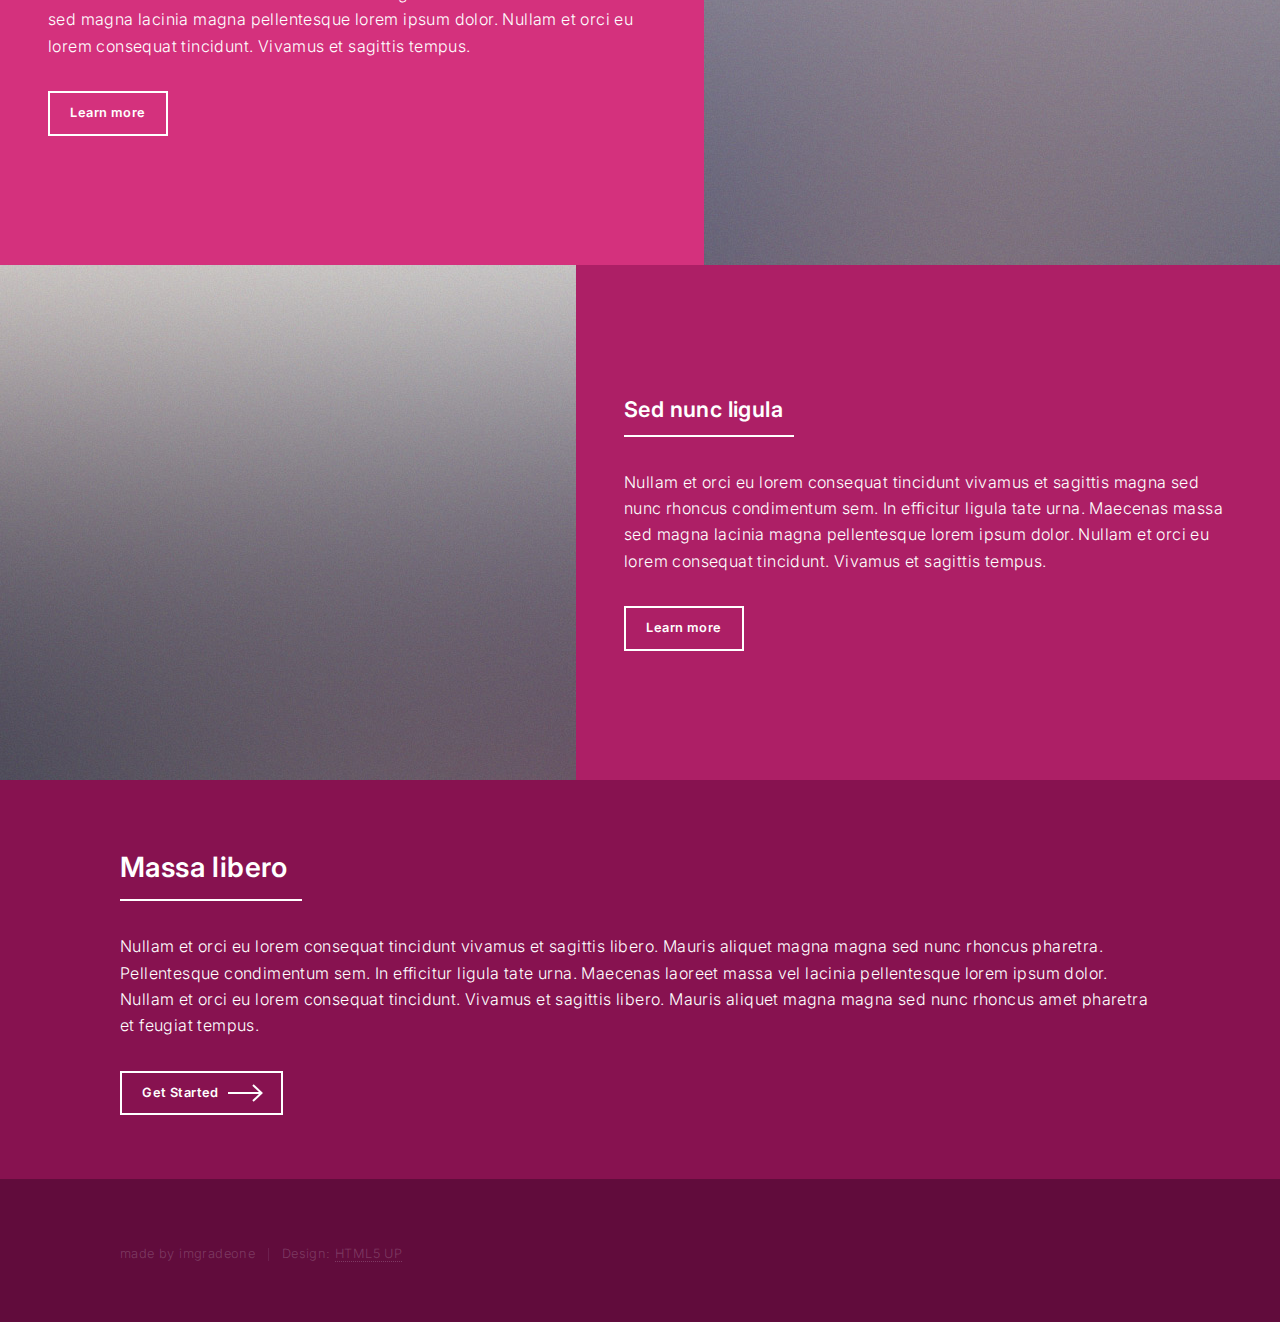
<file: landing.html>
<!DOCTYPE HTML>
<!--
	doki.work
	html5up.net | @ajlkn
	Free for personal and commercial use under the CCA 3.0 license (html5up.net/license)
-->
<html>
	<head>
		<title>Landing - doki.work</title>
		<meta charset="utf-8" />
		<meta name="viewport" content="width=device-width, initial-scale=1, user-scalable=no" />
		<link rel="stylesheet" href="assets/css/main.css" />
		<noscript><link rel="stylesheet" href="assets/css/noscript.css" /></noscript>
	</head>
	<body class="is-preload">

		<!-- Wrapper -->
			<div id="wrapper">

				<!-- Header -->
				<!-- Note: The "styleN" class below should match that of the banner element. -->
					<header id="header" class="alt style2">
						<a href="index.html" class="logo"><strong>doki.</strong><span>work</span></a>
						<nav>
							<a href="#menu">Menu</a>
						</nav>
					</header>

				<!-- Menu -->
					<nav id="menu">
						<ul class="links">
							<li><a href="index.html">Home</a></li>
							<li><a href="landing.html">Landing</a></li>
							<li><a href="generic.html">Generic</a></li>
							<li><a href="elements.html">Elements</a></li>
						</ul>
						<ul class="actions stacked">
							<li><a href="#" class="button primary fit">Get Started</a></li>
							<li><a href="#" class="button fit">Log In</a></li>
						</ul>
					</nav>

				<!-- Banner -->
				<!-- Note: The "styleN" class below should match that of the header element. -->
					<section id="banner" class="style2">
						<div class="inner">
							<span class="image">
								<img src="images/pic07.jpg" alt="" />
							</span>
							<header class="major">
								<h1>Landing</h1>
							</header>
							<div class="content">
								<p>Lorem ipsum dolor sit amet nullam consequat<br />
								sed veroeros. tempus adipiscing nulla.</p>
							</div>
						</div>
					</section>

				<!-- Main -->
					<div id="main">

						<!-- One -->
							<section id="one">
								<div class="inner">
									<header class="major">
										<h2>Sed amet aliquam</h2>
									</header>
									<p>Nullam et orci eu lorem consequat tincidunt vivamus et sagittis magna sed nunc rhoncus condimentum sem. In efficitur ligula tate urna. Maecenas massa vel lacinia pellentesque lorem ipsum dolor. Nullam et orci eu lorem consequat tincidunt. Vivamus et sagittis libero. Nullam et orci eu lorem consequat tincidunt vivamus et sagittis magna sed nunc rhoncus condimentum sem. In efficitur ligula tate urna.</p>
								</div>
							</section>

						<!-- Two -->
							<section id="two" class="spotlights">
								<section>
									<a href="generic.html" class="image">
										<img src="images/pic08.jpg" alt="" data-position="center center" />
									</a>
									<div class="content">
										<div class="inner">
											<header class="major">
												<h3>Orci maecenas</h3>
											</header>
											<p>Nullam et orci eu lorem consequat tincidunt vivamus et sagittis magna sed nunc rhoncus condimentum sem. In efficitur ligula tate urna. Maecenas massa sed magna lacinia magna pellentesque lorem ipsum dolor. Nullam et orci eu lorem consequat tincidunt. Vivamus et sagittis tempus.</p>
											<ul class="actions">
												<li><a href="generic.html" class="button">Learn more</a></li>
											</ul>
										</div>
									</div>
								</section>
								<section>
									<a href="generic.html" class="image">
										<img src="images/pic09.jpg" alt="" data-position="top center" />
									</a>
									<div class="content">
										<div class="inner">
											<header class="major">
												<h3>Rhoncus magna</h3>
											</header>
											<p>Nullam et orci eu lorem consequat tincidunt vivamus et sagittis magna sed nunc rhoncus condimentum sem. In efficitur ligula tate urna. Maecenas massa sed magna lacinia magna pellentesque lorem ipsum dolor. Nullam et orci eu lorem consequat tincidunt. Vivamus et sagittis tempus.</p>
											<ul class="actions">
												<li><a href="generic.html" class="button">Learn more</a></li>
											</ul>
										</div>
									</div>
								</section>
								<section>
									<a href="generic.html" class="image">
										<img src="images/pic10.jpg" alt="" data-position="25% 25%" />
									</a>
									<div class="content">
										<div class="inner">
											<header class="major">
												<h3>Sed nunc ligula</h3>
											</header>
											<p>Nullam et orci eu lorem consequat tincidunt vivamus et sagittis magna sed nunc rhoncus condimentum sem. In efficitur ligula tate urna. Maecenas massa sed magna lacinia magna pellentesque lorem ipsum dolor. Nullam et orci eu lorem consequat tincidunt. Vivamus et sagittis tempus.</p>
											<ul class="actions">
												<li><a href="generic.html" class="button">Learn more</a></li>
											</ul>
										</div>
									</div>
								</section>
							</section>

						<!-- Three -->
							<section id="three">
								<div class="inner">
									<header class="major">
										<h2>Massa libero</h2>
									</header>
									<p>Nullam et orci eu lorem consequat tincidunt vivamus et sagittis libero. Mauris aliquet magna magna sed nunc rhoncus pharetra. Pellentesque condimentum sem. In efficitur ligula tate urna. Maecenas laoreet massa vel lacinia pellentesque lorem ipsum dolor. Nullam et orci eu lorem consequat tincidunt. Vivamus et sagittis libero. Mauris aliquet magna magna sed nunc rhoncus amet pharetra et feugiat tempus.</p>
									<ul class="actions">
										<li><a href="generic.html" class="button next">Get Started</a></li>
									</ul>
								</div>
							</section>

					</div>

				<!-- Footer -->
					<footer id="footer">
						<div class="inner">
							<ul class="copyright">
								<li>made by imgradeone</li><li>Design: <a href="https://html5up.net">HTML5 UP</a></li>
							</ul>
						</div>
					</footer>

			</div>

		<!-- Scripts -->
			<script src="assets/js/jquery.min.js"></script>
			<script src="assets/js/jquery.scrolly.min.js"></script>
			<script src="assets/js/jquery.scrollex.min.js"></script>
			<script src="assets/js/browser.min.js"></script>
			<script src="assets/js/breakpoints.min.js"></script>
			<script src="assets/js/util.js"></script>
			<script src="assets/js/main.js"></script>

	</body>
</html>
</file>
<file: assets/css/noscript.css>
/*
	Forty by HTML5 UP
	html5up.net | @ajlkn
	Free for personal and commercial use under the CCA 3.0 license (html5up.net/license)
*/

/* Banner */

	body.is-preload #banner:after {
		opacity: 0.85;
	}

	body.is-preload #banner > .inner {
		-moz-filter: none;
		-webkit-filter: none;
		-ms-filter: none;
		filter: none;
		-moz-transform: none;
		-webkit-transform: none;
		-ms-transform: none;
		transform: none;
		opacity: 1;
	}
</file>
<file: assets/css/main.css>
@import url(fontawesome-all.min.css);
@import url("https://fonts.font.im/css?family=Noto+Sans+SC:300,300italic,600,600italic&family=Inter");

/*
	Forty by HTML5 UP
	html5up.net | @ajlkn
	Free for personal and commercial use under the CCA 3.0 license (html5up.net/license)
*/

html, body, div, span, applet, object,
iframe, h1, h2, h3, h4, h5, h6, p, blockquote,
pre, a, abbr, acronym, address, big, cite,
code, del, dfn, em, img, ins, kbd, q, s, samp,
small, strike, strong, sub, sup, tt, var, b,
u, i, center, dl, dt, dd, ol, ul, li, fieldset,
form, label, legend, table, caption, tbody,
tfoot, thead, tr, th, td, article, aside,
canvas, details, embed, figure, figcaption,
footer, header, hgroup, menu, nav, output, ruby,
section, summary, time, mark, audio, video {
	margin: 0;
	padding: 0;
	border: 0;
	font-size: 100%;
	font: inherit;
	vertical-align: baseline;}

article, aside, details, figcaption, figure,
footer, header, hgroup, menu, nav, section {
	display: block;}

body {
	line-height: 1;
}

ol, ul {
	list-style: none;
}

blockquote, q {
	quotes: none;
}

	blockquote:before, blockquote:after, q:before, q:after {
		content: '';
		content: none;
	}

table {
	border-collapse: collapse;
	border-spacing: 0;
}

body {
	-webkit-text-size-adjust: none;
}

mark {
	background-color: transparent;
	color: inherit;
}

input::-moz-focus-inner {
	border: 0;
	padding: 0;
}

input, select, textarea {
	-moz-appearance: none;
	-webkit-appearance: none;
	-ms-appearance: none;
	appearance: none;
}

/* Basic */

	@-ms-viewport {
		width: device-width;
	}

	body {
		-ms-overflow-style: scrollbar;
	}

	@media screen and (max-width: 480px) {

		html, body {
			min-width: 320px;
		}

	}

	html {
		box-sizing: border-box;
	}

	*, *:before, *:after {
		box-sizing: inherit;
	}

	body {
		background: #610c3c;
	}

		body.is-preload *, body.is-preload *:before, body.is-preload *:after {
			-moz-animation: none !important;
			-webkit-animation: none !important;
			-ms-animation: none !important;
			animation: none !important;
			-moz-transition: none !important;
			-webkit-transition: none !important;
			-ms-transition: none !important;
			transition: none !important;
		}

/* Type */

	body, input, select, textarea {
		color: #ffffff;
		font-family: "Inter", "Noto Sans SC", Helvetica, sans-serif;
		font-size: 17pt;
		font-weight: 300;
		letter-spacing: 0.025em;
		line-height: 1.65;
	}

		@media screen and (max-width: 1680px) {

			body, input, select, textarea {
				font-size: 14pt;
			}

		}

		@media screen and (max-width: 1280px) {

			body, input, select, textarea {
				font-size: 12pt;
			}

		}

		@media screen and (max-width: 360px) {

			body, input, select, textarea {
				font-size: 11pt;
			}

		}

	a {
		-moz-transition: color 0.2s ease-in-out, border-bottom-color 0.2s ease-in-out;
		-webkit-transition: color 0.2s ease-in-out, border-bottom-color 0.2s ease-in-out;
		-ms-transition: color 0.2s ease-in-out, border-bottom-color 0.2s ease-in-out;
		transition: color 0.2s ease-in-out, border-bottom-color 0.2s ease-in-out;
		border-bottom: dotted 1px;
		color: inherit;
		text-decoration: none;
	}

		a:hover {
			border-bottom-color: transparent;
			color: #ff99be !important;
		}

		a:active {
			color: #ff70a9 !important;
		}

	strong, b {
		color: #ffffff;
		font-weight: 600;
	}

	em, i {
		font-style: italic;
	}

	p {
		margin: 0 0 2em 0;
	}

	h1, h2, h3, h4, h5, h6 {
		color: #ffffff;
		font-weight: 600;
		line-height: 1.65;
		margin: 0 0 1em 0;
	}

		h1 a, h2 a, h3 a, h4 a, h5 a, h6 a {
			color: inherit;
			border-bottom: 0;
		}

	h1 {
		font-size: 2.5em;
	}

	h2 {
		font-size: 1.75em;
	}

	h3 {
		font-size: 1.35em;
	}

	h4 {
		font-size: 1.1em;
	}

	h5 {
		font-size: 0.9em;
	}

	h6 {
		font-size: 0.7em;
	}

	@media screen and (max-width: 736px) {

		h1 {
			font-size: 2em;
		}

		h2 {
			font-size: 1.5em;
		}

		h3 {
			font-size: 1.25em;
		}

	}

	sub {
		font-size: 0.8em;
		position: relative;
		top: 0.5em;
	}

	sup {
		font-size: 0.8em;
		position: relative;
		top: -0.5em;
	}

	blockquote {
		border-left: solid 4px rgba(212, 212, 255, 0.1);
		font-style: italic;
		margin: 0 0 2em 0;
		padding: 0.5em 0 0.5em 2em;
	}

	code {
		background: rgba(212, 212, 255, 0.035);
		font-family: "Courier New", monospace;
		font-size: 0.9em;
		margin: 0 0.25em;
		padding: 0.25em 0.65em;
	}

	pre {
		-webkit-overflow-scrolling: touch;
		font-family: "Courier New", monospace;
		font-size: 0.9em;
		margin: 0 0 2em 0;
	}

		pre code {
			display: block;
			line-height: 1.75;
			padding: 1em 1.5em;
			overflow-x: auto;
		}

	hr {
		border: 0;
		border-bottom: solid 1px rgba(212, 212, 255, 0.1);
		margin: 2em 0;
	}

		hr.major {
			margin: 3em 0;
		}

	.align-left {
		text-align: left;
	}

	.align-center {
		text-align: center;
	}

	.align-right {
		text-align: right;
	}

/* Row */

	.row {
		display: flex;
		flex-wrap: wrap;
		box-sizing: border-box;
		align-items: stretch;
	}

		.row > * {
			box-sizing: border-box;
		}

		.row.gtr-uniform > * > :last-child {
			margin-bottom: 0;
		}

		.row.aln-left {
			justify-content: flex-start;
		}

		.row.aln-center {
			justify-content: center;
		}

		.row.aln-right {
			justify-content: flex-end;
		}

		.row.aln-top {
			align-items: flex-start;
		}

		.row.aln-middle {
			align-items: center;
		}

		.row.aln-bottom {
			align-items: flex-end;
		}

		.row > .imp {
			order: -1;
		}

		.row > .col-1 {
			width: 8.33333%;
		}

		.row > .off-1 {
			margin-left: 8.33333%;
		}

		.row > .col-2 {
			width: 16.66667%;
		}

		.row > .off-2 {
			margin-left: 16.66667%;
		}

		.row > .col-3 {
			width: 25%;
		}

		.row > .off-3 {
			margin-left: 25%;
		}

		.row > .col-4 {
			width: 33.33333%;
		}

		.row > .off-4 {
			margin-left: 33.33333%;
		}

		.row > .col-5 {
			width: 41.66667%;
		}

		.row > .off-5 {
			margin-left: 41.66667%;
		}

		.row > .col-6 {
			width: 50%;
		}

		.row > .off-6 {
			margin-left: 50%;
		}

		.row > .col-7 {
			width: 58.33333%;
		}

		.row > .off-7 {
			margin-left: 58.33333%;
		}

		.row > .col-8 {
			width: 66.66667%;
		}

		.row > .off-8 {
			margin-left: 66.66667%;
		}

		.row > .col-9 {
			width: 75%;
		}

		.row > .off-9 {
			margin-left: 75%;
		}

		.row > .col-10 {
			width: 83.33333%;
		}

		.row > .off-10 {
			margin-left: 83.33333%;
		}

		.row > .col-11 {
			width: 91.66667%;
		}

		.row > .off-11 {
			margin-left: 91.66667%;
		}

		.row > .col-12 {
			width: 100%;
		}

		.row > .off-12 {
			margin-left: 100%;
		}

		.row.gtr-0 {
			margin-top: 0;
			margin-left: 0em;
		}

			.row.gtr-0 > * {
				padding: 0 0 0 0em;
			}

			.row.gtr-0.gtr-uniform {
				margin-top: 0em;
			}

				.row.gtr-0.gtr-uniform > * {
					padding-top: 0em;
				}

		.row.gtr-25 {
			margin-top: 0;
			margin-left: -0.5em;
		}

			.row.gtr-25 > * {
				padding: 0 0 0 0.5em;
			}

			.row.gtr-25.gtr-uniform {
				margin-top: -0.5em;
			}

				.row.gtr-25.gtr-uniform > * {
					padding-top: 0.5em;
				}

		.row.gtr-50 {
			margin-top: 0;
			margin-left: -1em;
		}

			.row.gtr-50 > * {
				padding: 0 0 0 1em;
			}

			.row.gtr-50.gtr-uniform {
				margin-top: -1em;
			}

				.row.gtr-50.gtr-uniform > * {
					padding-top: 1em;
				}

		.row {
			margin-top: 0;
			margin-left: -2em;
		}

			.row > * {
				padding: 0 0 0 2em;
			}

			.row.gtr-uniform {
				margin-top: -2em;
			}

				.row.gtr-uniform > * {
					padding-top: 2em;
				}

		.row.gtr-150 {
			margin-top: 0;
			margin-left: -3em;
		}

			.row.gtr-150 > * {
				padding: 0 0 0 3em;
			}

			.row.gtr-150.gtr-uniform {
				margin-top: -3em;
			}

				.row.gtr-150.gtr-uniform > * {
					padding-top: 3em;
				}

		.row.gtr-200 {
			margin-top: 0;
			margin-left: -4em;
		}

			.row.gtr-200 > * {
				padding: 0 0 0 4em;
			}

			.row.gtr-200.gtr-uniform {
				margin-top: -4em;
			}

				.row.gtr-200.gtr-uniform > * {
					padding-top: 4em;
				}

		@media screen and (max-width: 1680px) {

			.row {
				display: flex;
				flex-wrap: wrap;
				box-sizing: border-box;
				align-items: stretch;
			}

				.row > * {
					box-sizing: border-box;
				}

				.row.gtr-uniform > * > :last-child {
					margin-bottom: 0;
				}

				.row.aln-left {
					justify-content: flex-start;
				}

				.row.aln-center {
					justify-content: center;
				}

				.row.aln-right {
					justify-content: flex-end;
				}

				.row.aln-top {
					align-items: flex-start;
				}

				.row.aln-middle {
					align-items: center;
				}

				.row.aln-bottom {
					align-items: flex-end;
				}

				.row > .imp-xlarge {
					order: -1;
				}

				.row > .col-1-xlarge {
					width: 8.33333%;
				}

				.row > .off-1-xlarge {
					margin-left: 8.33333%;
				}

				.row > .col-2-xlarge {
					width: 16.66667%;
				}

				.row > .off-2-xlarge {
					margin-left: 16.66667%;
				}

				.row > .col-3-xlarge {
					width: 25%;
				}

				.row > .off-3-xlarge {
					margin-left: 25%;
				}

				.row > .col-4-xlarge {
					width: 33.33333%;
				}

				.row > .off-4-xlarge {
					margin-left: 33.33333%;
				}

				.row > .col-5-xlarge {
					width: 41.66667%;
				}

				.row > .off-5-xlarge {
					margin-left: 41.66667%;
				}

				.row > .col-6-xlarge {
					width: 50%;
				}

				.row > .off-6-xlarge {
					margin-left: 50%;
				}

				.row > .col-7-xlarge {
					width: 58.33333%;
				}

				.row > .off-7-xlarge {
					margin-left: 58.33333%;
				}

				.row > .col-8-xlarge {
					width: 66.66667%;
				}

				.row > .off-8-xlarge {
					margin-left: 66.66667%;
				}

				.row > .col-9-xlarge {
					width: 75%;
				}

				.row > .off-9-xlarge {
					margin-left: 75%;
				}

				.row > .col-10-xlarge {
					width: 83.33333%;
				}

				.row > .off-10-xlarge {
					margin-left: 83.33333%;
				}

				.row > .col-11-xlarge {
					width: 91.66667%;
				}

				.row > .off-11-xlarge {
					margin-left: 91.66667%;
				}

				.row > .col-12-xlarge {
					width: 100%;
				}

				.row > .off-12-xlarge {
					margin-left: 100%;
				}

				.row.gtr-0 {
					margin-top: 0;
					margin-left: 0em;
				}

					.row.gtr-0 > * {
						padding: 0 0 0 0em;
					}

					.row.gtr-0.gtr-uniform {
						margin-top: 0em;
					}

						.row.gtr-0.gtr-uniform > * {
							padding-top: 0em;
						}

				.row.gtr-25 {
					margin-top: 0;
					margin-left: -0.5em;
				}

					.row.gtr-25 > * {
						padding: 0 0 0 0.5em;
					}

					.row.gtr-25.gtr-uniform {
						margin-top: -0.5em;
					}

						.row.gtr-25.gtr-uniform > * {
							padding-top: 0.5em;
						}

				.row.gtr-50 {
					margin-top: 0;
					margin-left: -1em;
				}

					.row.gtr-50 > * {
						padding: 0 0 0 1em;
					}

					.row.gtr-50.gtr-uniform {
						margin-top: -1em;
					}

						.row.gtr-50.gtr-uniform > * {
							padding-top: 1em;
						}

				.row {
					margin-top: 0;
					margin-left: -2em;
				}

					.row > * {
						padding: 0 0 0 2em;
					}

					.row.gtr-uniform {
						margin-top: -2em;
					}

						.row.gtr-uniform > * {
							padding-top: 2em;
						}

				.row.gtr-150 {
					margin-top: 0;
					margin-left: -3em;
				}

					.row.gtr-150 > * {
						padding: 0 0 0 3em;
					}

					.row.gtr-150.gtr-uniform {
						margin-top: -3em;
					}

						.row.gtr-150.gtr-uniform > * {
							padding-top: 3em;
						}

				.row.gtr-200 {
					margin-top: 0;
					margin-left: -4em;
				}

					.row.gtr-200 > * {
						padding: 0 0 0 4em;
					}

					.row.gtr-200.gtr-uniform {
						margin-top: -4em;
					}

						.row.gtr-200.gtr-uniform > * {
							padding-top: 4em;
						}

		}

		@media screen and (max-width: 1280px) {

			.row {
				display: flex;
				flex-wrap: wrap;
				box-sizing: border-box;
				align-items: stretch;
			}

				.row > * {
					box-sizing: border-box;
				}

				.row.gtr-uniform > * > :last-child {
					margin-bottom: 0;
				}

				.row.aln-left {
					justify-content: flex-start;
				}

				.row.aln-center {
					justify-content: center;
				}

				.row.aln-right {
					justify-content: flex-end;
				}

				.row.aln-top {
					align-items: flex-start;
				}

				.row.aln-middle {
					align-items: center;
				}

				.row.aln-bottom {
					align-items: flex-end;
				}

				.row > .imp-large {
					order: -1;
				}

				.row > .col-1-large {
					width: 8.33333%;
				}

				.row > .off-1-large {
					margin-left: 8.33333%;
				}

				.row > .col-2-large {
					width: 16.66667%;
				}

				.row > .off-2-large {
					margin-left: 16.66667%;
				}

				.row > .col-3-large {
					width: 25%;
				}

				.row > .off-3-large {
					margin-left: 25%;
				}

				.row > .col-4-large {
					width: 33.33333%;
				}

				.row > .off-4-large {
					margin-left: 33.33333%;
				}

				.row > .col-5-large {
					width: 41.66667%;
				}

				.row > .off-5-large {
					margin-left: 41.66667%;
				}

				.row > .col-6-large {
					width: 50%;
				}

				.row > .off-6-large {
					margin-left: 50%;
				}

				.row > .col-7-large {
					width: 58.33333%;
				}

				.row > .off-7-large {
					margin-left: 58.33333%;
				}

				.row > .col-8-large {
					width: 66.66667%;
				}

				.row > .off-8-large {
					margin-left: 66.66667%;
				}

				.row > .col-9-large {
					width: 75%;
				}

				.row > .off-9-large {
					margin-left: 75%;
				}

				.row > .col-10-large {
					width: 83.33333%;
				}

				.row > .off-10-large {
					margin-left: 83.33333%;
				}

				.row > .col-11-large {
					width: 91.66667%;
				}

				.row > .off-11-large {
					margin-left: 91.66667%;
				}

				.row > .col-12-large {
					width: 100%;
				}

				.row > .off-12-large {
					margin-left: 100%;
				}

				.row.gtr-0 {
					margin-top: 0;
					margin-left: 0em;
				}

					.row.gtr-0 > * {
						padding: 0 0 0 0em;
					}

					.row.gtr-0.gtr-uniform {
						margin-top: 0em;
					}

						.row.gtr-0.gtr-uniform > * {
							padding-top: 0em;
						}

				.row.gtr-25 {
					margin-top: 0;
					margin-left: -0.375em;
				}

					.row.gtr-25 > * {
						padding: 0 0 0 0.375em;
					}

					.row.gtr-25.gtr-uniform {
						margin-top: -0.375em;
					}

						.row.gtr-25.gtr-uniform > * {
							padding-top: 0.375em;
						}

				.row.gtr-50 {
					margin-top: 0;
					margin-left: -0.75em;
				}

					.row.gtr-50 > * {
						padding: 0 0 0 0.75em;
					}

					.row.gtr-50.gtr-uniform {
						margin-top: -0.75em;
					}

						.row.gtr-50.gtr-uniform > * {
							padding-top: 0.75em;
						}

				.row {
					margin-top: 0;
					margin-left: -1.5em;
				}

					.row > * {
						padding: 0 0 0 1.5em;
					}

					.row.gtr-uniform {
						margin-top: -1.5em;
					}

						.row.gtr-uniform > * {
							padding-top: 1.5em;
						}

				.row.gtr-150 {
					margin-top: 0;
					margin-left: -2.25em;
				}

					.row.gtr-150 > * {
						padding: 0 0 0 2.25em;
					}

					.row.gtr-150.gtr-uniform {
						margin-top: -2.25em;
					}

						.row.gtr-150.gtr-uniform > * {
							padding-top: 2.25em;
						}

				.row.gtr-200 {
					margin-top: 0;
					margin-left: -3em;
				}

					.row.gtr-200 > * {
						padding: 0 0 0 3em;
					}

					.row.gtr-200.gtr-uniform {
						margin-top: -3em;
					}

						.row.gtr-200.gtr-uniform > * {
							padding-top: 3em;
						}

		}

		@media screen and (max-width: 980px) {

			.row {
				display: flex;
				flex-wrap: wrap;
				box-sizing: border-box;
				align-items: stretch;
			}

				.row > * {
					box-sizing: border-box;
				}

				.row.gtr-uniform > * > :last-child {
					margin-bottom: 0;
				}

				.row.aln-left {
					justify-content: flex-start;
				}

				.row.aln-center {
					justify-content: center;
				}

				.row.aln-right {
					justify-content: flex-end;
				}

				.row.aln-top {
					align-items: flex-start;
				}

				.row.aln-middle {
					align-items: center;
				}

				.row.aln-bottom {
					align-items: flex-end;
				}

				.row > .imp-medium {
					order: -1;
				}

				.row > .col-1-medium {
					width: 8.33333%;
				}

				.row > .off-1-medium {
					margin-left: 8.33333%;
				}

				.row > .col-2-medium {
					width: 16.66667%;
				}

				.row > .off-2-medium {
					margin-left: 16.66667%;
				}

				.row > .col-3-medium {
					width: 25%;
				}

				.row > .off-3-medium {
					margin-left: 25%;
				}

				.row > .col-4-medium {
					width: 33.33333%;
				}

				.row > .off-4-medium {
					margin-left: 33.33333%;
				}

				.row > .col-5-medium {
					width: 41.66667%;
				}

				.row > .off-5-medium {
					margin-left: 41.66667%;
				}

				.row > .col-6-medium {
					width: 50%;
				}

				.row > .off-6-medium {
					margin-left: 50%;
				}

				.row > .col-7-medium {
					width: 58.33333%;
				}

				.row > .off-7-medium {
					margin-left: 58.33333%;
				}

				.row > .col-8-medium {
					width: 66.66667%;
				}

				.row > .off-8-medium {
					margin-left: 66.66667%;
				}

				.row > .col-9-medium {
					width: 75%;
				}

				.row > .off-9-medium {
					margin-left: 75%;
				}

				.row > .col-10-medium {
					width: 83.33333%;
				}

				.row > .off-10-medium {
					margin-left: 83.33333%;
				}

				.row > .col-11-medium {
					width: 91.66667%;
				}

				.row > .off-11-medium {
					margin-left: 91.66667%;
				}

				.row > .col-12-medium {
					width: 100%;
				}

				.row > .off-12-medium {
					margin-left: 100%;
				}

				.row.gtr-0 {
					margin-top: 0;
					margin-left: 0em;
				}

					.row.gtr-0 > * {
						padding: 0 0 0 0em;
					}

					.row.gtr-0.gtr-uniform {
						margin-top: 0em;
					}

						.row.gtr-0.gtr-uniform > * {
							padding-top: 0em;
						}

				.row.gtr-25 {
					margin-top: 0;
					margin-left: -0.375em;
				}

					.row.gtr-25 > * {
						padding: 0 0 0 0.375em;
					}

					.row.gtr-25.gtr-uniform {
						margin-top: -0.375em;
					}

						.row.gtr-25.gtr-uniform > * {
							padding-top: 0.375em;
						}

				.row.gtr-50 {
					margin-top: 0;
					margin-left: -0.75em;
				}

					.row.gtr-50 > * {
						padding: 0 0 0 0.75em;
					}

					.row.gtr-50.gtr-uniform {
						margin-top: -0.75em;
					}

						.row.gtr-50.gtr-uniform > * {
							padding-top: 0.75em;
						}

				.row {
					margin-top: 0;
					margin-left: -1.5em;
				}

					.row > * {
						padding: 0 0 0 1.5em;
					}

					.row.gtr-uniform {
						margin-top: -1.5em;
					}

						.row.gtr-uniform > * {
							padding-top: 1.5em;
						}

				.row.gtr-150 {
					margin-top: 0;
					margin-left: -2.25em;
				}

					.row.gtr-150 > * {
						padding: 0 0 0 2.25em;
					}

					.row.gtr-150.gtr-uniform {
						margin-top: -2.25em;
					}

						.row.gtr-150.gtr-uniform > * {
							padding-top: 2.25em;
						}

				.row.gtr-200 {
					margin-top: 0;
					margin-left: -3em;
				}

					.row.gtr-200 > * {
						padding: 0 0 0 3em;
					}

					.row.gtr-200.gtr-uniform {
						margin-top: -3em;
					}

						.row.gtr-200.gtr-uniform > * {
							padding-top: 3em;
						}

		}

		@media screen and (max-width: 736px) {

			.row {
				display: flex;
				flex-wrap: wrap;
				box-sizing: border-box;
				align-items: stretch;
			}

				.row > * {
					box-sizing: border-box;
				}

				.row.gtr-uniform > * > :last-child {
					margin-bottom: 0;
				}

				.row.aln-left {
					justify-content: flex-start;
				}

				.row.aln-center {
					justify-content: center;
				}

				.row.aln-right {
					justify-content: flex-end;
				}

				.row.aln-top {
					align-items: flex-start;
				}

				.row.aln-middle {
					align-items: center;
				}

				.row.aln-bottom {
					align-items: flex-end;
				}

				.row > .imp-small {
					order: -1;
				}

				.row > .col-1-small {
					width: 8.33333%;
				}

				.row > .off-1-small {
					margin-left: 8.33333%;
				}

				.row > .col-2-small {
					width: 16.66667%;
				}

				.row > .off-2-small {
					margin-left: 16.66667%;
				}

				.row > .col-3-small {
					width: 25%;
				}

				.row > .off-3-small {
					margin-left: 25%;
				}

				.row > .col-4-small {
					width: 33.33333%;
				}

				.row > .off-4-small {
					margin-left: 33.33333%;
				}

				.row > .col-5-small {
					width: 41.66667%;
				}

				.row > .off-5-small {
					margin-left: 41.66667%;
				}

				.row > .col-6-small {
					width: 50%;
				}

				.row > .off-6-small {
					margin-left: 50%;
				}

				.row > .col-7-small {
					width: 58.33333%;
				}

				.row > .off-7-small {
					margin-left: 58.33333%;
				}

				.row > .col-8-small {
					width: 66.66667%;
				}

				.row > .off-8-small {
					margin-left: 66.66667%;
				}

				.row > .col-9-small {
					width: 75%;
				}

				.row > .off-9-small {
					margin-left: 75%;
				}

				.row > .col-10-small {
					width: 83.33333%;
				}

				.row > .off-10-small {
					margin-left: 83.33333%;
				}

				.row > .col-11-small {
					width: 91.66667%;
				}

				.row > .off-11-small {
					margin-left: 91.66667%;
				}

				.row > .col-12-small {
					width: 100%;
				}

				.row > .off-12-small {
					margin-left: 100%;
				}

				.row.gtr-0 {
					margin-top: 0;
					margin-left: 0em;
				}

					.row.gtr-0 > * {
						padding: 0 0 0 0em;
					}

					.row.gtr-0.gtr-uniform {
						margin-top: 0em;
					}

						.row.gtr-0.gtr-uniform > * {
							padding-top: 0em;
						}

				.row.gtr-25 {
					margin-top: 0;
					margin-left: -0.3125em;
				}

					.row.gtr-25 > * {
						padding: 0 0 0 0.3125em;
					}

					.row.gtr-25.gtr-uniform {
						margin-top: -0.3125em;
					}

						.row.gtr-25.gtr-uniform > * {
							padding-top: 0.3125em;
						}

				.row.gtr-50 {
					margin-top: 0;
					margin-left: -0.625em;
				}

					.row.gtr-50 > * {
						padding: 0 0 0 0.625em;
					}

					.row.gtr-50.gtr-uniform {
						margin-top: -0.625em;
					}

						.row.gtr-50.gtr-uniform > * {
							padding-top: 0.625em;
						}

				.row {
					margin-top: 0;
					margin-left: -1.25em;
				}

					.row > * {
						padding: 0 0 0 1.25em;
					}

					.row.gtr-uniform {
						margin-top: -1.25em;
					}

						.row.gtr-uniform > * {
							padding-top: 1.25em;
						}

				.row.gtr-150 {
					margin-top: 0;
					margin-left: -1.875em;
				}

					.row.gtr-150 > * {
						padding: 0 0 0 1.875em;
					}

					.row.gtr-150.gtr-uniform {
						margin-top: -1.875em;
					}

						.row.gtr-150.gtr-uniform > * {
							padding-top: 1.875em;
						}

				.row.gtr-200 {
					margin-top: 0;
					margin-left: -2.5em;
				}

					.row.gtr-200 > * {
						padding: 0 0 0 2.5em;
					}

					.row.gtr-200.gtr-uniform {
						margin-top: -2.5em;
					}

						.row.gtr-200.gtr-uniform > * {
							padding-top: 2.5em;
						}

		}

		@media screen and (max-width: 480px) {

			.row {
				display: flex;
				flex-wrap: wrap;
				box-sizing: border-box;
				align-items: stretch;
			}

				.row > * {
					box-sizing: border-box;
				}

				.row.gtr-uniform > * > :last-child {
					margin-bottom: 0;
				}

				.row.aln-left {
					justify-content: flex-start;
				}

				.row.aln-center {
					justify-content: center;
				}

				.row.aln-right {
					justify-content: flex-end;
				}

				.row.aln-top {
					align-items: flex-start;
				}

				.row.aln-middle {
					align-items: center;
				}

				.row.aln-bottom {
					align-items: flex-end;
				}

				.row > .imp-xsmall {
					order: -1;
				}

				.row > .col-1-xsmall {
					width: 8.33333%;
				}

				.row > .off-1-xsmall {
					margin-left: 8.33333%;
				}

				.row > .col-2-xsmall {
					width: 16.66667%;
				}

				.row > .off-2-xsmall {
					margin-left: 16.66667%;
				}

				.row > .col-3-xsmall {
					width: 25%;
				}

				.row > .off-3-xsmall {
					margin-left: 25%;
				}

				.row > .col-4-xsmall {
					width: 33.33333%;
				}

				.row > .off-4-xsmall {
					margin-left: 33.33333%;
				}

				.row > .col-5-xsmall {
					width: 41.66667%;
				}

				.row > .off-5-xsmall {
					margin-left: 41.66667%;
				}

				.row > .col-6-xsmall {
					width: 50%;
				}

				.row > .off-6-xsmall {
					margin-left: 50%;
				}

				.row > .col-7-xsmall {
					width: 58.33333%;
				}

				.row > .off-7-xsmall {
					margin-left: 58.33333%;
				}

				.row > .col-8-xsmall {
					width: 66.66667%;
				}

				.row > .off-8-xsmall {
					margin-left: 66.66667%;
				}

				.row > .col-9-xsmall {
					width: 75%;
				}

				.row > .off-9-xsmall {
					margin-left: 75%;
				}

				.row > .col-10-xsmall {
					width: 83.33333%;
				}

				.row > .off-10-xsmall {
					margin-left: 83.33333%;
				}

				.row > .col-11-xsmall {
					width: 91.66667%;
				}

				.row > .off-11-xsmall {
					margin-left: 91.66667%;
				}

				.row > .col-12-xsmall {
					width: 100%;
				}

				.row > .off-12-xsmall {
					margin-left: 100%;
				}

				.row.gtr-0 {
					margin-top: 0;
					margin-left: 0em;
				}

					.row.gtr-0 > * {
						padding: 0 0 0 0em;
					}

					.row.gtr-0.gtr-uniform {
						margin-top: 0em;
					}

						.row.gtr-0.gtr-uniform > * {
							padding-top: 0em;
						}

				.row.gtr-25 {
					margin-top: 0;
					margin-left: -0.3125em;
				}

					.row.gtr-25 > * {
						padding: 0 0 0 0.3125em;
					}

					.row.gtr-25.gtr-uniform {
						margin-top: -0.3125em;
					}

						.row.gtr-25.gtr-uniform > * {
							padding-top: 0.3125em;
						}

				.row.gtr-50 {
					margin-top: 0;
					margin-left: -0.625em;
				}

					.row.gtr-50 > * {
						padding: 0 0 0 0.625em;
					}

					.row.gtr-50.gtr-uniform {
						margin-top: -0.625em;
					}

						.row.gtr-50.gtr-uniform > * {
							padding-top: 0.625em;
						}

				.row {
					margin-top: 0;
					margin-left: -1.25em;
				}

					.row > * {
						padding: 0 0 0 1.25em;
					}

					.row.gtr-uniform {
						margin-top: -1.25em;
					}

						.row.gtr-uniform > * {
							padding-top: 1.25em;
						}

				.row.gtr-150 {
					margin-top: 0;
					margin-left: -1.875em;
				}

					.row.gtr-150 > * {
						padding: 0 0 0 1.875em;
					}

					.row.gtr-150.gtr-uniform {
						margin-top: -1.875em;
					}

						.row.gtr-150.gtr-uniform > * {
							padding-top: 1.875em;
						}

				.row.gtr-200 {
					margin-top: 0;
					margin-left: -2.5em;
				}

					.row.gtr-200 > * {
						padding: 0 0 0 2.5em;
					}

					.row.gtr-200.gtr-uniform {
						margin-top: -2.5em;
					}

						.row.gtr-200.gtr-uniform > * {
							padding-top: 2.5em;
						}

		}

/* Section/Article */

	section.special, article.special {
		text-align: center;
	}

	header.major {
		width: -moz-max-content;
		width: -webkit-max-content;
		width: -ms-max-content;
		width: max-content;
		margin-bottom: 2em;
	}

		header.major > :first-child {
			margin-bottom: 0;
			width: calc(100% + 0.5em);
		}

			header.major > :first-child:after {
				content: '';
				background-color: #ffffff;
				display: block;
				height: 2px;
				margin: 0.325em 0 0.5em 0;
				width: 100%;
			}

		header.major > p {
			font-size: 0.7em;
			font-weight: 600;
			
			margin-bottom: 0;
			
		}

		body.is-ie header.major > :first-child:after {
			max-width: 9em;
		}

		body.is-ie header.major > h1:after {
			max-width: 100% !important;
		}

	@media screen and (max-width: 736px) {

		header.major > p br {
			display: none;
		}

	}

/* Form */

	form {
		margin: 0 0 2em 0;
	}

		form > :last-child {
			margin-bottom: 0;
		}

		form > .fields {
			display: -moz-flex;
			display: -webkit-flex;
			display: -ms-flex;
			display: flex;
			-moz-flex-wrap: wrap;
			-webkit-flex-wrap: wrap;
			-ms-flex-wrap: wrap;
			flex-wrap: wrap;
			width: calc(100% + 3em);
			margin: -1.5em 0 2em -1.5em;
		}

			form > .fields > .field {
				-moz-flex-grow: 0;
				-webkit-flex-grow: 0;
				-ms-flex-grow: 0;
				flex-grow: 0;
				-moz-flex-shrink: 0;
				-webkit-flex-shrink: 0;
				-ms-flex-shrink: 0;
				flex-shrink: 0;
				padding: 1.5em 0 0 1.5em;
				width: calc(100% - 1.5em);
			}

				form > .fields > .field.half {
					width: calc(50% - 0.75em);
				}

				form > .fields > .field.third {
					width: calc(100%/3 - 0.5em);
				}

				form > .fields > .field.quarter {
					width: calc(25% - 0.375em);
				}

		@media screen and (max-width: 480px) {

			form > .fields {
				width: calc(100% + 3em);
				margin: -1.5em 0 2em -1.5em;
			}

				form > .fields > .field {
					padding: 1.5em 0 0 1.5em;
					width: calc(100% - 1.5em);
				}

					form > .fields > .field.half {
						width: calc(100% - 1.5em);
					}

					form > .fields > .field.third {
						width: calc(100% - 1.5em);
					}

					form > .fields > .field.quarter {
						width: calc(100% - 1.5em);
					}

		}

	label {
		color: #ffffff;
		display: block;
		font-size: 0.8em;
		font-weight: 600;
		
		margin: 0 0 1em 0;
		
	}

	input[type="text"],
	input[type="password"],
	input[type="email"],
	input[type="tel"],
	input[type="search"],
	input[type="url"],
	select,
	textarea {
		-moz-appearance: none;
		-webkit-appearance: none;
		-ms-appearance: none;
		appearance: none;
		background: rgba(212, 212, 255, 0.035);
		border: none;
		border-radius: 0;
		color: inherit;
		display: block;
		outline: 0;
		padding: 0 1em;
		text-decoration: none;
		width: 100%;
	}

		input[type="text"]:invalid,
		input[type="password"]:invalid,
		input[type="email"]:invalid,
		input[type="tel"]:invalid,
		input[type="search"]:invalid,
		input[type="url"]:invalid,
		select:invalid,
		textarea:invalid {
			box-shadow: none;
		}

		input[type="text"]:focus,
		input[type="password"]:focus,
		input[type="email"]:focus,
		input[type="tel"]:focus,
		input[type="search"]:focus,
		input[type="url"]:focus,
		select:focus,
		textarea:focus {
			border-color: #ff99be;
			box-shadow: 0 0 0 2px #ff99be;
		}

	select {
		background-image: url("data:image/svg+xml;charset=utf8,%3Csvg xmlns='http://www.w3.org/2000/svg' width='40' height='40' preserveAspectRatio='none' viewBox='0 0 40 40'%3E%3Cpath d='M9.4,12.3l10.4,10.4l10.4-10.4c0.2-0.2,0.5-0.4,0.9-0.4c0.3,0,0.6,0.1,0.9,0.4l3.3,3.3c0.2,0.2,0.4,0.5,0.4,0.9 c0,0.4-0.1,0.6-0.4,0.9L20.7,31.9c-0.2,0.2-0.5,0.4-0.9,0.4c-0.3,0-0.6-0.1-0.9-0.4L4.3,17.3c-0.2-0.2-0.4-0.5-0.4-0.9 c0-0.4,0.1-0.6,0.4-0.9l3.3-3.3c0.2-0.2,0.5-0.4,0.9-0.4S9.1,12.1,9.4,12.3z' fill='rgba(212, 212, 255, 0.1)' /%3E%3C/svg%3E");
		background-size: 1.25rem;
		background-repeat: no-repeat;
		background-position: calc(100% - 1rem) center;
		height: 2.75em;
		padding-right: 2.75em;
		text-overflow: ellipsis;
	}

		select option {
			color: #ffffff;
			background: #610c3c;
		}

		select:focus::-ms-value {
			background-color: transparent;
		}

		select::-ms-expand {
			display: none;
		}

	input[type="text"],
	input[type="password"],
	input[type="email"],
	input[type="tel"],
	input[type="search"],
	input[type="url"],
	select {
		height: 2.75em;
	}

	textarea {
		padding: 0.75em 1em;
	}

	input[type="checkbox"],
	input[type="radio"] {
		-moz-appearance: none;
		-webkit-appearance: none;
		-ms-appearance: none;
		appearance: none;
		display: block;
		float: left;
		margin-right: -2em;
		opacity: 0;
		width: 1em;
		z-index: -1;
	}

		input[type="checkbox"] + label,
		input[type="radio"] + label {
			text-decoration: none;
			color: #ffffff;
			cursor: pointer;
			display: inline-block;
			font-weight: 300;
			padding-left: 2.65em;
			padding-right: 0.75em;
			position: relative;
		}

			input[type="checkbox"] + label:before,
			input[type="radio"] + label:before {
				-moz-osx-font-smoothing: grayscale;
				-webkit-font-smoothing: antialiased;
				display: inline-block;
				font-style: normal;
				font-variant: normal;
				text-rendering: auto;
				line-height: 1;
				text-transform: none !important;
				font-family: 'Font Awesome 5 Free';
				font-weight: 900;
			}

			input[type="checkbox"] + label:before,
			input[type="radio"] + label:before {
				background: rgba(212, 212, 255, 0.035);
				content: '';
				display: inline-block;
				font-size: 0.8em;
				height: 2.0625em;
				left: 0;
				letter-spacing: 0;
				line-height: 2.0625em;
				position: absolute;
				text-align: center;
				top: 0;
				width: 2.0625em;
			}

		input[type="checkbox"]:checked + label:before,
		input[type="radio"]:checked + label:before {
			background: #ffffff;
			border-color: #ff99be;
			content: '\f00c';
			color: #610c3c;
		}

		input[type="checkbox"]:focus + label:before,
		input[type="radio"]:focus + label:before {
			box-shadow: 0 0 0 2px #ff99be;
		}

	input[type="radio"] + label:before {
		border-radius: 100%;
	}

	::-webkit-input-placeholder {
		color: rgba(244, 244, 255, 0.2) !important;
		opacity: 1.0;
	}

	:-moz-placeholder {
		color: rgba(244, 244, 255, 0.2) !important;
		opacity: 1.0;
	}

	::-moz-placeholder {
		color: rgba(244, 244, 255, 0.2) !important;
		opacity: 1.0;
	}

	:-ms-input-placeholder {
		color: rgba(244, 244, 255, 0.2) !important;
		opacity: 1.0;
	}

/* Box */

	.box {
		border: solid 1px rgba(212, 212, 255, 0.1);
		margin-bottom: 2em;
		padding: 1.5em;
	}

		.box > :last-child,
		.box > :last-child > :last-child,
		.box > :last-child > :last-child > :last-child {
			margin-bottom: 0;
		}

		.box.alt {
			border: 0;
			border-radius: 0;
			padding: 0;
		}

/* Icon */

	.icon {
		text-decoration: none;
		border-bottom: none;
		position: relative;
	}

		.icon:before {
			-moz-osx-font-smoothing: grayscale;
			-webkit-font-smoothing: antialiased;
			display: inline-block;
			font-style: normal;
			font-variant: normal;
			text-rendering: auto;
			line-height: 1;
			text-transform: none !important;
			font-family: 'Font Awesome 5 Free';
			font-weight: 400;
		}

		.icon > .label {
			display: none;
		}

		.icon:before {
			line-height: inherit;
		}

		.icon.solid:before {
			font-weight: 900;
		}

		.icon.brands:before {
			font-family: 'Font Awesome 5 Brands';
		}

		.icon.alt:before {
			background-color: #ffffff;
			border-radius: 100%;
			color: #610c3c;
			display: inline-block;
			height: 2em;
			line-height: 2em;
			text-align: center;
			width: 2em;
		}

	a.icon.alt:before {
		-moz-transition: background-color 0.2s ease-in-out;
		-webkit-transition: background-color 0.2s ease-in-out;
		-ms-transition: background-color 0.2s ease-in-out;
		transition: background-color 0.2s ease-in-out;
	}

	a.icon.alt:hover:before {
		background-color: #ff99be;
	}

	a.icon.alt:active:before {
		background-color: #ff70a9;
	}

/* Image */

	.image {
		border: 0;
		display: inline-block;
		position: relative;
	}

		.image img {
			display: block;
		}

		.image.left, .image.right {
			max-width: 30%;
		}

			.image.left img, .image.right img {
				width: 100%;
			}

		.image.left {
			float: left;
			margin: 0 1.5em 1.25em 0;
			top: 0.25em;
		}

		.image.right {
			float: right;
			margin: 0 0 1.25em 1.5em;
			top: 0.25em;
		}

		.image.fit {
			display: block;
			margin: 0 0 2em 0;
			width: 100%;
		}

			.image.fit img {
				width: 100%;
			}

		.image.main {
			display: block;
			margin: 2.5em 0;
			width: 100%;
		}

			.image.main img {
				width: 100%;
			}

			@media screen and (max-width: 736px) {

				.image.main {
					margin: 1.5em 0;
				}

			}

/* List */

	ol {
		list-style: decimal;
		margin: 0 0 2em 0;
		padding-left: 1.25em;
	}

		ol li {
			padding-left: 0.25em;
		}

	ul {
		list-style: disc;
		margin: 0 0 2em 0;
		padding-left: 1em;
	}

		ul li {
			padding-left: 0.5em;
		}

		ul.alt {
			list-style: none;
			padding-left: 0;
		}

			ul.alt li {
				border-top: solid 1px rgba(212, 212, 255, 0.1);
				padding: 0.5em 0;
			}

				ul.alt li:first-child {
					border-top: 0;
					padding-top: 0;
				}

	dl {
		margin: 0 0 2em 0;
	}

		dl dt {
			display: block;
			font-weight: 600;
			margin: 0 0 1em 0;
		}

		dl dd {
			margin-left: 2em;
		}

/* Actions */

	ul.actions {
		display: -moz-flex;
		display: -webkit-flex;
		display: -ms-flex;
		display: flex;
		cursor: default;
		list-style: none;
		margin-left: -1em;
		padding-left: 0;
	}

		ul.actions li {
			padding: 0 0 0 1em;
			vertical-align: middle;
		}

		ul.actions.special {
			-moz-justify-content: center;
			-webkit-justify-content: center;
			-ms-justify-content: center;
			justify-content: center;
			width: 100%;
			margin-left: 0;
		}

			ul.actions.special li:first-child {
				padding-left: 0;
			}

		ul.actions.stacked {
			-moz-flex-direction: column;
			-webkit-flex-direction: column;
			-ms-flex-direction: column;
			flex-direction: column;
			margin-left: 0;
		}

			ul.actions.stacked li {
				padding: 1.3em 0 0 0;
			}

				ul.actions.stacked li:first-child {
					padding-top: 0;
				}

		ul.actions.fit {
			width: calc(100% + 1em);
		}

			ul.actions.fit li {
				-moz-flex-grow: 1;
				-webkit-flex-grow: 1;
				-ms-flex-grow: 1;
				flex-grow: 1;
				-moz-flex-shrink: 1;
				-webkit-flex-shrink: 1;
				-ms-flex-shrink: 1;
				flex-shrink: 1;
				width: 100%;
			}

				ul.actions.fit li > * {
					width: 100%;
				}

			ul.actions.fit.stacked {
				width: 100%;
			}

/* Icons */

	ul.icons {
		cursor: default;
		list-style: none;
		padding-left: 0;
	}

		ul.icons li {
			display: inline-block;
			padding: 0 1em 0 0;
		}

			ul.icons li:last-child {
				padding-right: 0;
			}

		@media screen and (max-width: 736px) {

			ul.icons li {
				padding: 0 0.75em 0 0;
			}

		}

/* Pagination */

	ul.pagination {
		cursor: default;
		list-style: none;
		padding-left: 0;
	}

		ul.pagination li {
			display: inline-block;
			padding-left: 0;
			vertical-align: middle;
		}

			ul.pagination li > .page {
				-moz-transition: background-color 0.2s ease-in-out, color 0.2s ease-in-out;
				-webkit-transition: background-color 0.2s ease-in-out, color 0.2s ease-in-out;
				-ms-transition: background-color 0.2s ease-in-out, color 0.2s ease-in-out;
				transition: background-color 0.2s ease-in-out, color 0.2s ease-in-out;
				border-bottom: 0;
				display: inline-block;
				font-size: 0.8em;
				font-weight: 600;
				height: 1.5em;
				line-height: 1.5em;
				margin: 0 0.125em;
				min-width: 1.5em;
				padding: 0 0.5em;
				text-align: center;
			}

				ul.pagination li > .page.active {
					background-color: #ffffff;
					color: #610c3c;
				}

					ul.pagination li > .page.active:hover {
						background-color: #ff99be;
						color: #610c3c !important;
					}

					ul.pagination li > .page.active:active {
						background-color: #ff99;
					}

			ul.pagination li:first-child {
				padding-right: 0.75em;
			}

			ul.pagination li:last-child {
				padding-left: 0.75em;
			}

		@media screen and (max-width: 480px) {

			ul.pagination li:nth-child(n+2):nth-last-child(n+2) {
				display: none;
			}

			ul.pagination li:first-child {
				padding-right: 0;
			}

		}

/* Table */

	.table-wrapper {
		-webkit-overflow-scrolling: touch;
		overflow-x: auto;
	}

	table {
		margin: 0 0 2em 0;
		width: 100%;
	}

		table tbody tr {
			border: solid 1px rgba(212, 212, 255, 0.1);
			border-left: 0;
			border-right: 0;
		}

			table tbody tr:nth-child(2n + 1) {
				background-color: rgba(212, 212, 255, 0.035);
			}

		table td {
			padding: 0.75em 0.75em;
		}

		table th {
			color: #ffffff;
			font-size: 0.9em;
			font-weight: 600;
			padding: 0 0.75em 0.75em 0.75em;
			text-align: left;
		}

		table thead {
			border-bottom: solid 2px rgba(212, 212, 255, 0.1);
		}

		table tfoot {
			border-top: solid 2px rgba(212, 212, 255, 0.1);
		}

		table.alt {
			border-collapse: separate;
		}

			table.alt tbody tr td {
				border: solid 1px rgba(212, 212, 255, 0.1);
				border-left-width: 0;
				border-top-width: 0;
			}

				table.alt tbody tr td:first-child {
					border-left-width: 1px;
				}

			table.alt tbody tr:first-child td {
				border-top-width: 1px;
			}

			table.alt thead {
				border-bottom: 0;
			}

			table.alt tfoot {
				border-top: 0;
			}

/* Button */

	input[type="submit"],
	input[type="reset"],
	input[type="button"],
	button,
	.button {
		-moz-appearance: none;
		-webkit-appearance: none;
		-ms-appearance: none;
		appearance: none;
		-moz-transition: background-color 0.2s ease-in-out, box-shadow 0.2s ease-in-out, color 0.2s ease-in-out;
		-webkit-transition: background-color 0.2s ease-in-out, box-shadow 0.2s ease-in-out, color 0.2s ease-in-out;
		-ms-transition: background-color 0.2s ease-in-out, box-shadow 0.2s ease-in-out, color 0.2s ease-in-out;
		transition: background-color 0.2s ease-in-out, box-shadow 0.2s ease-in-out, color 0.2s ease-in-out;
		background-color: transparent;
		border: 0;
		border-radius: 0;
		box-shadow: inset 0 0 0 2px #ffffff;
		color: #ffffff;
		cursor: pointer;
		display: inline-block;
		font-size: 0.8em;
		font-weight: 600;
		height: 3.5em;
		
		line-height: 3.5em;
		padding: 0 1.75em;
		text-align: center;
		text-decoration: none;
		
		white-space: nowrap;
	}

		input[type="submit"]:hover, input[type="submit"]:active,
		input[type="reset"]:hover,
		input[type="reset"]:active,
		input[type="button"]:hover,
		input[type="button"]:active,
		button:hover,
		button:active,
		.button:hover,
		.button:active {
			box-shadow: inset 0 0 0 2px #ff99be;
			color: #ff99be;
		}

		input[type="submit"]:active,
		input[type="reset"]:active,
		input[type="button"]:active,
		button:active,
		.button:active {
			background-color: rgba(155, 241, 255, 0.1);
			box-shadow: inset 0 0 0 2px #ff70a9;
			color: #ff70a9;
		}

		input[type="submit"].icon:before,
		input[type="reset"].icon:before,
		input[type="button"].icon:before,
		button.icon:before,
		.button.icon:before {
			margin-right: 0.5em;
		}

		input[type="submit"].fit,
		input[type="reset"].fit,
		input[type="button"].fit,
		button.fit,
		.button.fit {
			width: 100%;
		}

		input[type="submit"].small,
		input[type="reset"].small,
		input[type="button"].small,
		button.small,
		.button.small {
			font-size: 0.6em;
		}

		input[type="submit"].large,
		input[type="reset"].large,
		input[type="button"].large,
		button.large,
		.button.large {
			font-size: 1.25em;
			height: 3em;
			line-height: 3em;
		}

		input[type="submit"].next,
		input[type="reset"].next,
		input[type="button"].next,
		button.next,
		.button.next {
			padding-right: 4.5em;
			position: relative;
		}

			input[type="submit"].next:before, input[type="submit"].next:after,
			input[type="reset"].next:before,
			input[type="reset"].next:after,
			input[type="button"].next:before,
			input[type="button"].next:after,
			button.next:before,
			button.next:after,
			.button.next:before,
			.button.next:after {
				-moz-transition: opacity 0.2s ease-in-out;
				-webkit-transition: opacity 0.2s ease-in-out;
				-ms-transition: opacity 0.2s ease-in-out;
				transition: opacity 0.2s ease-in-out;
				background-position: center right;
				background-repeat: no-repeat;
				background-size: 36px 24px;
				content: '';
				display: block;
				height: 100%;
				position: absolute;
				right: 1.5em;
				top: 0;
				vertical-align: middle;
				width: 36px;
			}

			input[type="submit"].next:before,
			input[type="reset"].next:before,
			input[type="button"].next:before,
			button.next:before,
			.button.next:before {
				background-image: url("data:image/svg+xml;charset=utf8,%3Csvg xmlns='http://www.w3.org/2000/svg' xmlns:xlink='http://www.w3.org/1999/xlink' width='36px' height='24px' viewBox='0 0 36 24' zoomAndPan='disable'%3E%3Cstyle%3Eline %7B stroke: %23ffffff%3B stroke-width: 2px%3B %7D%3C/style%3E%3Cline x1='0' y1='12' x2='34' y2='12' /%3E%3Cline x1='25' y1='4' x2='34' y2='12.5' /%3E%3Cline x1='25' y1='20' x2='34' y2='11.5' /%3E%3C/svg%3E");
			}

			input[type="submit"].next:after,
			input[type="reset"].next:after,
			input[type="button"].next:after,
			button.next:after,
			.button.next:after {
				background-image: url("data:image/svg+xml;charset=utf8,%3Csvg xmlns='http://www.w3.org/2000/svg' xmlns:xlink='http://www.w3.org/1999/xlink' width='36px' height='24px' viewBox='0 0 36 24' zoomAndPan='disable'%3E%3Cstyle%3Eline %7B stroke: %23ff99be%3B stroke-width: 2px%3B %7D%3C/style%3E%3Cline x1='0' y1='12' x2='34' y2='12' /%3E%3Cline x1='25' y1='4' x2='34' y2='12.5' /%3E%3Cline x1='25' y1='20' x2='34' y2='11.5' /%3E%3C/svg%3E");
				opacity: 0;
				z-index: 1;
			}

			input[type="submit"].next:hover:after, input[type="submit"].next:active:after,
			input[type="reset"].next:hover:after,
			input[type="reset"].next:active:after,
			input[type="button"].next:hover:after,
			input[type="button"].next:active:after,
			button.next:hover:after,
			button.next:active:after,
			.button.next:hover:after,
			.button.next:active:after {
				opacity: 1;
			}

			@media screen and (max-width: 1280px) {

				input[type="submit"].next,
				input[type="reset"].next,
				input[type="button"].next,
				button.next,
				.button.next {
					padding-right: 5em;
				}

			}

		input[type="submit"].primary,
		input[type="reset"].primary,
		input[type="button"].primary,
		button.primary,
		.button.primary {
			background-color: #ffffff;
			box-shadow: none;
			color: #610c3c;
		}

			input[type="submit"].primary:hover, input[type="submit"].primary:active,
			input[type="reset"].primary:hover,
			input[type="reset"].primary:active,
			input[type="button"].primary:hover,
			input[type="button"].primary:active,
			button.primary:hover,
			button.primary:active,
			.button.primary:hover,
			.button.primary:active {
				background-color: #ff99be;
				color: #610c3c !important;
			}

			input[type="submit"].primary:active,
			input[type="reset"].primary:active,
			input[type="button"].primary:active,
			button.primary:active,
			.button.primary:active {
				background-color: #ff70a9;
			}

		input[type="submit"].disabled, input[type="submit"]:disabled,
		input[type="reset"].disabled,
		input[type="reset"]:disabled,
		input[type="button"].disabled,
		input[type="button"]:disabled,
		button.disabled,
		button:disabled,
		.button.disabled,
		.button:disabled {
			pointer-events: none;
			cursor: default;
			opacity: 0.25;
		}

/* Tiles */

	.tiles {
		display: -moz-flex;
		display: -webkit-flex;
		display: -ms-flex;
		display: flex;
		-moz-flex-wrap: wrap;
		-webkit-flex-wrap: wrap;
		-ms-flex-wrap: wrap;
		flex-wrap: wrap;
		border-top: 0 !important;
	}

		.tiles + * {
			border-top: 0 !important;
		}

		.tiles article {
			-moz-align-items: center;
			-webkit-align-items: center;
			-ms-align-items: center;
			align-items: center;
			display: -moz-flex;
			display: -webkit-flex;
			display: -ms-flex;
			display: flex;
			-moz-transition: -moz-transform 0.25s ease, opacity 0.25s ease, -moz-filter 1s ease, -webkit-filter 1s ease;
			-webkit-transition: -webkit-transform 0.25s ease, opacity 0.25s ease, -webkit-filter 1s ease, -webkit-filter 1s ease;
			-ms-transition: -ms-transform 0.25s ease, opacity 0.25s ease, -ms-filter 1s ease, -webkit-filter 1s ease;
			transition: transform 0.25s ease, opacity 0.25s ease, filter 1s ease, -webkit-filter 1s ease;
			padding: 4em 4em 2em 4em ;
			background-position: center;
			background-repeat: no-repeat;
			background-size: cover;
			cursor: default;
			height: 40vh;
			max-height: 40em;
			min-height: 23em;
			overflow: hidden;
			position: relative;
			width: 40%;
		}

			.tiles article .image {
				display: none;
			}

			.tiles article header {
				position: relative;
				z-index: 3;
			}

			.tiles article h3 {
				font-size: 1.75em;
			}

				.tiles article h3 a:hover {
					color: inherit !important;
				}

			.tiles article .link.primary {
				border: 0;
				height: 100%;
				left: 0;
				position: absolute;
				top: 0;
				width: 100%;
				z-index: 4;
			}

			.tiles article:before {
				-moz-transition: opacity 0.5s ease;
				-webkit-transition: opacity 0.5s ease;
				-ms-transition: opacity 0.5s ease;
				transition: opacity 0.5s ease;
				bottom: 0;
				content: '';
				display: block;
				height: 100%;
				left: 0;
				opacity: 0.85;
				position: absolute;
				width: 100%;
				z-index: 2;
			}

			.tiles article:after {
				background-color: rgba(97, 12, 60, 0.25);
				content: '';
				display: block;
				height: 100%;
				left: 0;
				position: absolute;
				top: 0;
				width: 100%;
				z-index: 1;
			}

			.tiles article:hover:before {
				opacity: 0;
			}

			.tiles article.is-transitioning {
				-moz-transform: scale(0.95);
				-webkit-transform: scale(0.95);
				-ms-transform: scale(0.95);
				transform: scale(0.95);
				-moz-filter: blur(0.5em);
				-webkit-filter: blur(0.5em);
				-ms-filter: blur(0.5em);
				filter: blur(0.5em);
				opacity: 0;
			}

			.tiles article:nth-child(4n - 1), .tiles article:nth-child(4n - 2) {
				width: 60%;
			}

			.tiles article:nth-child(6n - 5):before {
				background-color: #ff99be;
			}

			.tiles article:nth-child(6n - 4):before {
				background-color: #8d82c4;
			}

			.tiles article:nth-child(6n - 3):before {
				background-color: #ec8d81;
			}

			.tiles article:nth-child(6n - 2):before {
				background-color: #e7b788;
			}

			.tiles article:nth-child(6n - 1):before {
				background-color: #8ea9e8;
			}

			.tiles article:nth-child(6n):before {
				background-color: #87c5a4;
			}

		@media screen and (max-width: 1280px) {

			.tiles article {
				padding: 4em 3em 2em 3em ;
				height: 30vh;
				max-height: 30em;
				min-height: 20em;
			}

		}

		@media screen and (max-width: 980px) {

			.tiles article {
				width: 50% !important;
			}

		}

		@media screen and (max-width: 736px) {

			.tiles article {
				padding: 3em 1.5em 1em 1.5em ;
				height: 16em;
				max-height: none;
				min-height: 0;
			}

				.tiles article h3 {
					font-size: 1.5em;
				}

		}

		@media screen and (max-width: 480px) {

			.tiles {
				display: block;
			}

				.tiles article {
					height: 20em;
					width: 100% !important;
				}

		}

/* Contact Method */

	.contact-method {
		margin: 0 0 2em 0;
		padding-left: 3.25em;
		position: relative;
	}

		.contact-method .icon {
			left: 0;
			position: absolute;
			top: 0;
		}

		.contact-method h3 {
			margin: 0 0 0.5em 0;
		}

/* Spotlights */

	.spotlights {
		border-top: 0 !important;
	}

		.spotlights + * {
			border-top: 0 !important;
		}

		.spotlights > section {
			display: -moz-flex;
			display: -webkit-flex;
			display: -ms-flex;
			display: flex;
			-moz-flex-direction: row;
			-webkit-flex-direction: row;
			-ms-flex-direction: row;
			flex-direction: row;
			background-color: #ad1f66;
		}

			.spotlights > section > .image {
				background-position: center center;
				background-size: cover;
				border-radius: 0;
				display: block;
				position: relative;
				width: 30%;
			}

				.spotlights > section > .image img {
					border-radius: 0;
					display: block;
					width: 100%;
				}

				.spotlights > section > .image:before {
					background: rgba(97, 12, 60, 0.9);
					content: '';
					display: block;
					height: 100%;
					left: 0;
					opacity: 0;
					position: absolute;
					top: 0;
					width: 100%;
				}

			.spotlights > section > .content {
				display: -moz-flex;
				display: -webkit-flex;
				display: -ms-flex;
				display: flex;
				-moz-flex-direction: column;
				-webkit-flex-direction: column;
				-ms-flex-direction: column;
				flex-direction: column;
				-moz-justify-content: center;
				-webkit-justify-content: center;
				-ms-justify-content: center;
				justify-content: center;
				-moz-align-items: center;
				-webkit-align-items: center;
				-ms-align-items: center;
				align-items: center;
				padding: 2em 3em 0.1em 3em ;
				width: 70%;
			}

				.spotlights > section > .content > .inner {
					margin: 0 auto;
					max-width: 100%;
					width: 65em;
				}

			.spotlights > section:nth-child(2n) {
				-moz-flex-direction: row-reverse;
				-webkit-flex-direction: row-reverse;
				-ms-flex-direction: row-reverse;
				flex-direction: row-reverse;
				background-color: #d4317d;
			}

				.spotlights > section:nth-child(2n) > .content {
					-moz-align-items: -moz-flex-end;
					-webkit-align-items: -webkit-flex-end;
					-ms-align-items: -ms-flex-end;
					align-items: flex-end;
				}

		@media screen and (max-width: 1680px) {

			.spotlights > section > .image {
				width: 40%;
			}

			.spotlights > section > .content {
				width: 60%;
			}

		}

		@media screen and (max-width: 1280px) {

			.spotlights > section > .image {
				width: 45%;
			}

			.spotlights > section > .content {
				width: 55%;
			}

		}

		@media screen and (max-width: 980px) {

			.spotlights > section {
				display: block;
			}

				.spotlights > section > .image {
					width: 100%;
				}

				.spotlights > section > .content {
					padding: 4em 3em 2em 3em ;
					width: 100%;
				}

		}

		@media screen and (max-width: 736px) {

			.spotlights > section > .content {
				padding: 3em 1.5em 1em 1.5em ;
			}

		}

/* Header */

	@-moz-keyframes reveal-header {
		0% {
			top: -4em;
			opacity: 0;
		}

		100% {
			top: 0;
			opacity: 1;
		}
	}

	@-webkit-keyframes reveal-header {
		0% {
			top: -4em;
			opacity: 0;
		}

		100% {
			top: 0;
			opacity: 1;
		}
	}

	@-ms-keyframes reveal-header {
		0% {
			top: -4em;
			opacity: 0;
		}

		100% {
			top: 0;
			opacity: 1;
		}
	}

	@keyframes reveal-header {
		0% {
			top: -4em;
			opacity: 0;
		}

		100% {
			top: 0;
			opacity: 1;
		}
	}

	#header {
		display: -moz-flex;
		display: -webkit-flex;
		display: -ms-flex;
		display: flex;
		background-color: #871250;
		box-shadow: 0 0 0.25em 0 rgba(0, 0, 0, 0.15);
		cursor: default;
		font-weight: 600;
		height: 3.25em;
		left: 0;
		
		line-height: 3.25em;
		margin: 0;
		position: fixed;
		
		top: 0;
		width: 100%;
		z-index: 10000;
	}

		#header .logo {
			border: 0;
			display: inline-block;
			font-size: 0.8em;
			height: inherit;
			line-height: inherit;
			padding: 0 1.5em;
		}

			#header .logo strong {
				-moz-transition: background-color 0.2s ease-in-out, color 0.2s ease-in-out;
				-webkit-transition: background-color 0.2s ease-in-out, color 0.2s ease-in-out;
				-ms-transition: background-color 0.2s ease-in-out, color 0.2s ease-in-out;
				transition: background-color 0.2s ease-in-out, color 0.2s ease-in-out;
				background-color: #ffffff;
				color: #610c3c;
				display: inline-block;
				line-height: 1.65em;
				margin-right: 0.325em;
				padding: 0 0.125em 0 0.375em;
			}

			#header .logo:hover strong {
				background-color: #ff99be;
			}

			#header .logo:active strong {
				background-color: #ff70a9;
			}

		#header nav {
			display: -moz-flex;
			display: -webkit-flex;
			display: -ms-flex;
			display: flex;
			-moz-justify-content: -moz-flex-end;
			-webkit-justify-content: -webkit-flex-end;
			-ms-justify-content: -ms-flex-end;
			justify-content: flex-end;
			-moz-flex-grow: 1;
			-webkit-flex-grow: 1;
			-ms-flex-grow: 1;
			flex-grow: 1;
			height: inherit;
			line-height: inherit;
		}

			#header nav a {
				border: 0;
				display: block;
				font-size: 0.8em;
				height: inherit;
				line-height: inherit;
				padding: 0 0.75em;
				position: relative;
				vertical-align: middle;
			}

				#header nav a:last-child {
					padding-right: 1.5em;
				}

				#header nav a[href="#menu"] {
					padding-right: 3.325em !important;
				}

					#header nav a[href="#menu"]:before, #header nav a[href="#menu"]:after {
						background-image: url("data:image/svg+xml;charset=utf8,%3Csvg xmlns='http://www.w3.org/2000/svg' width='24' height='32' viewBox='0 0 24 32' preserveAspectRatio='none'%3E%3Cstyle%3Eline %7B stroke-width: 2px%3B stroke: %23ffffff%3B %7D%3C/style%3E%3Cline x1='0' y1='11' x2='24' y2='11' /%3E%3Cline x1='0' y1='21' x2='24' y2='21' /%3E%3Cline x1='0' y1='16' x2='24' y2='16' /%3E%3C/svg%3E");
						background-position: center;
						background-repeat: no-repeat;
						background-size: 24px 32px;
						content: '';
						display: block;
						height: 100%;
						position: absolute;
						right: 1.5em;
						top: 0;
						vertical-align: middle;
						width: 24px;
					}

					#header nav a[href="#menu"]:after {
						-moz-transition: opacity 0.2s ease-in-out;
						-webkit-transition: opacity 0.2s ease-in-out;
						-ms-transition: opacity 0.2s ease-in-out;
						transition: opacity 0.2s ease-in-out;
						background-image: url("data:image/svg+xml;charset=utf8,%3Csvg xmlns='http://www.w3.org/2000/svg' width='24' height='32' viewBox='0 0 24 32' preserveAspectRatio='none'%3E%3Cstyle%3Eline %7B stroke-width: 2px%3B stroke: %23ff99be%3B %7D%3C/style%3E%3Cline x1='0' y1='11' x2='24' y2='11' /%3E%3Cline x1='0' y1='21' x2='24' y2='21' /%3E%3Cline x1='0' y1='16' x2='24' y2='16' /%3E%3C/svg%3E");
						opacity: 0;
						z-index: 1;
					}

					#header nav a[href="#menu"]:hover:after, #header nav a[href="#menu"]:active:after {
						opacity: 1;
					}

					#header nav a[href="#menu"]:last-child {
						padding-right: 3.875em !important;
					}

						#header nav a[href="#menu"]:last-child:before, #header nav a[href="#menu"]:last-child:after {
							right: 2em;
						}

		#header.reveal {
			-moz-animation: reveal-header 0.35s ease;
			-webkit-animation: reveal-header 0.35s ease;
			-ms-animation: reveal-header 0.35s ease;
			animation: reveal-header 0.35s ease;
		}

		#header.alt {
			-moz-transition: opacity 2.5s ease;
			-webkit-transition: opacity 2.5s ease;
			-ms-transition: opacity 2.5s ease;
			transition: opacity 2.5s ease;
			-moz-transition-delay: 0.75s;
			-webkit-transition-delay: 0.75s;
			-ms-transition-delay: 0.75s;
			transition-delay: 0.75s;
			-moz-animation: none;
			-webkit-animation: none;
			-ms-animation: none;
			animation: none;
			background-color: transparent;
			box-shadow: none;
			position: absolute;
		}

			#header.alt.style1 .logo strong {
				color: #ff99be;
			}

			#header.alt.style2 .logo strong {
				color: #cb96ff;
			}

			#header.alt.style3 .logo strong {
				color: #ff9eb1;
			}

			#header.alt.style4 .logo strong {
				color: #ffc680;
			}

			#header.alt.style5 .logo strong {
				color: #7acaff;
			}

			#header.alt.style6 .logo strong {
				color: #73e67c;
			}

		body.is-preload #header.alt {
			opacity: 0;
		}

		@media screen and (max-width: 1680px) {

			#header nav a[href="#menu"] {
				padding-right: 3.75em !important;
			}

				#header nav a[href="#menu"]:last-child {
					padding-right: 4.25em !important;
				}

		}

		@media screen and (max-width: 1280px) {

			#header nav a[href="#menu"] {
				padding-right: 4em !important;
			}

				#header nav a[href="#menu"]:last-child {
					padding-right: 4.5em !important;
				}

		}

		@media screen and (max-width: 736px) {

			#header {
				height: 2.75em;
				line-height: 2.75em;
			}

				#header .logo {
					padding: 0 1em;
				}

				#header nav a {
					padding: 0 0.5em;
				}

					#header nav a:last-child {
						padding-right: 1em;
					}

					#header nav a[href="#menu"] {
						padding-right: 3.25em !important;
					}

						#header nav a[href="#menu"]:before, #header nav a[href="#menu"]:after {
							right: 0.75em;
						}

						#header nav a[href="#menu"]:last-child {
							padding-right: 4em !important;
						}

							#header nav a[href="#menu"]:last-child:before, #header nav a[href="#menu"]:last-child:after {
								right: 1.5em;
							}

		}

		@media screen and (max-width: 480px) {

			#header .logo span {
				display: none;
			}

			#header nav a[href="#menu"] {
				overflow: hidden;
				padding-right: 0 !important;
				text-indent: 5em;
				white-space: nowrap;
				width: 5em;
			}

				#header nav a[href="#menu"]:before, #header nav a[href="#menu"]:after {
					right: 0;
					width: inherit;
				}

				#header nav a[href="#menu"]:last-child:before, #header nav a[href="#menu"]:last-child:after {
					width: 4em;
					right: 0;
				}

		}

/* Banner */

	#banner {
		-moz-align-items: center;
		-webkit-align-items: center;
		-ms-align-items: center;
		align-items: center;
		background-image: url("../../images/header.jpg");
		display: -moz-flex;
		display: -webkit-flex;
		display: -ms-flex;
		display: flex;
		padding: 6em 0 2em 0 ;
		background-attachment: fixed;
		background-position: center;
		background-repeat: no-repeat;
		background-size: cover;
		border-bottom: 0 !important;
		cursor: default;
		height: 60vh;
		margin-bottom: -3.25em;
		max-height: 32em;
		min-height: 22em;
		position: relative;
		top: -3.25em;
	}

		#banner:after {
			-moz-transition: opacity 2.5s ease;
			-webkit-transition: opacity 2.5s ease;
			-ms-transition: opacity 2.5s ease;
			transition: opacity 2.5s ease;
			-moz-transition-delay: 0.75s;
			-webkit-transition-delay: 0.75s;
			-ms-transition-delay: 0.75s;
			transition-delay: 0.75s;
			pointer-events: none;
			background-color: #610c3c;
			content: '';
			display: block;
			height: 100%;
			left: 0;
			opacity: 0.85;
			position: absolute;
			top: 0;
			width: 100%;
			z-index: 1;
		}

		#banner h1 {
			font-size: 3.25em;
		}

		#banner > .inner {
			-moz-transition: opacity 1.5s ease, -moz-transform 0.5s ease-out, -moz-filter 0.5s ease, -webkit-filter 0.5s ease;
			-webkit-transition: opacity 1.5s ease, -webkit-transform 0.5s ease-out, -webkit-filter 0.5s ease, -webkit-filter 0.5s ease;
			-ms-transition: opacity 1.5s ease, -ms-transform 0.5s ease-out, -ms-filter 0.5s ease, -webkit-filter 0.5s ease;
			transition: opacity 1.5s ease, transform 0.5s ease-out, filter 0.5s ease, -webkit-filter 0.5s ease;
			padding: 0 !important;
			position: relative;
			z-index: 2;
		}

			#banner > .inner .image {
				display: none;
			}

			#banner > .inner header {
				width: auto;
			}

				#banner > .inner header > :first-child {
					width: auto;
				}

					#banner > .inner header > :first-child:after {
						max-width: 100%;
					}

			#banner > .inner .content {
				display: -moz-flex;
				display: -webkit-flex;
				display: -ms-flex;
				display: flex;
				-moz-align-items: center;
				-webkit-align-items: center;
				-ms-align-items: center;
				align-items: center;
				margin: 0 0 2em 0;
			}

				#banner > .inner .content > * {
					margin-right: 1.5em;
					margin-bottom: 0;
				}

				#banner > .inner .content > :last-child {
					margin-right: 0;
				}

				#banner > .inner .content p {
					font-size: 0.7em;
					font-weight: 600;
					
					
				}

		#banner.major {
			height: 75vh;
			min-height: 30em;
			max-height: 50em;
		}

			#banner.major.alt {
				opacity: 0.75;
			}

		#banner.style1:after {
			background-color: #ff99be;
		}

		#banner.style2:after {
			background-color: #cb96ff;
		}

		#banner.style3:after {
			background-color: #ff9eb1;
		}

		#banner.style4:after {
			background-color: #ffc680;
		}

		#banner.style5:after {
			background-color: #7acaff;
		}

		#banner.style6:after {
			background-color: #73e67c;
		}

		body.is-preload #banner:after {
			opacity: 1.0;
		}

		body.is-preload #banner > .inner {
			-moz-filter: blur(0.125em);
			-webkit-filter: blur(0.125em);
			-ms-filter: blur(0.125em);
			filter: blur(0.125em);
			-moz-transform: translateX(-0.5em);
			-webkit-transform: translateX(-0.5em);
			-ms-transform: translateX(-0.5em);
			transform: translateX(-0.5em);
			opacity: 0;
		}

		@media screen and (max-width: 1280px) {

			#banner {
				background-attachment: scroll;
			}

		}

		@media screen and (max-width: 736px) {

			#banner {
				padding: 5em 0 1em 0 ;
				height: auto;
				margin-bottom: -2.75em;
				max-height: none;
				min-height: 0;
				top: -2.75em;
			}

				#banner h1 {
					font-size: 2em;
				}

				#banner > .inner .content {
					display: block;
				}

					#banner > .inner .content > * {
						margin-right: 0;
						margin-bottom: 2em;
					}

				#banner.major {
					height: auto;
					min-height: 0;
					max-height: none;
				}

		}

		@media screen and (max-width: 480px) {

			#banner {
				padding: 6em 0 2em 0 ;
			}

				#banner > .inner .content p br {
					display: none;
				}

				#banner.major {
					padding: 8em 0 4em 0 ;
				}

		}

/* Main */

	#main {
		background-color: #871250;
	}

		#main > * {
			border-top: solid 1px rgba(212, 212, 255, 0.1);
		}

			#main > *:first-child {
				border-top: 0;
			}

			#main > * > .inner {
				padding: 4em 0 2em 0 ;
				margin: 0 auto;
				max-width: 65em;
				width: calc(100% - 6em);
			}

				@media screen and (max-width: 736px) {

					#main > * > .inner {
						padding: 3em 0 1em 0 ;
						width: calc(100% - 3em);
					}

				}

		#main.alt {
			background-color: transparent;
			border-bottom: solid 1px rgba(212, 212, 255, 0.1);
		}

/* Contact */

	#contact {
		border-bottom: solid 1px rgba(212, 212, 255, 0.1);
		overflow-x: hidden;
	}

		#contact > .inner {
			display: -moz-flex;
			display: -webkit-flex;
			display: -ms-flex;
			display: flex;
			padding: 0 !important;
		}

			#contact > .inner > :nth-child(2n - 1) {
				padding: 4em 3em 2em 0 ;
				border-right: solid 1px rgba(212, 212, 255, 0.1);
				width: 60%;
			}

			#contact > .inner > :nth-child(2n) {
				padding-left: 3em;
				width: 40%;
			}

			#contact > .inner > .split {
				padding: 0;
			}

				#contact > .inner > .split > * {
					padding: 3em 0 1em 3em ;
					position: relative;
				}

					#contact > .inner > .split > *:before {
						border-top: solid 1px rgba(212, 212, 255, 0.1);
						content: '';
						display: block;
						margin-left: -3em;
						position: absolute;
						top: 0;
						width: calc(100vw + 3em);
					}

				#contact > .inner > .split > :first-child:before {
					display: none;
				}

		@media screen and (max-width: 980px) {

			#contact > .inner {
				display: block;
			}

				#contact > .inner > :nth-child(2n - 1) {
					padding: 4em 0 2em 0 ;
					border-right: 0;
					width: 100%;
				}

				#contact > .inner > :nth-child(2n) {
					padding-left: 0;
					width: 100%;
				}

				#contact > .inner > .split > * {
					padding: 3em 0 1em 0 ;
				}

				#contact > .inner > .split > :first-child:before {
					display: block;
				}

		}

		@media screen and (max-width: 736px) {

			#contact > .inner > :nth-child(2n - 1) {
				padding: 3em 0 1em 0 ;
			}

		}

/* Footer */

	#footer .copyright {
		font-size: 0.8em;
		list-style: none;
		padding-left: 0;
	}

		#footer .copyright li {
			border-left: solid 1px rgba(212, 212, 255, 0.1);
			color: rgba(244, 244, 255, 0.2);
			display: inline-block;
			line-height: 1;
			margin-left: 1em;
			padding-left: 1em;
		}

			#footer .copyright li:first-child {
				border-left: 0;
				margin-left: 0;
				padding-left: 0;
			}

	@media screen and (max-width: 480px) {

		#footer .copyright li {
			display: block;
			border-left: 0;
			margin-left: 0;
			padding-left: 0;
			line-height: inherit;
		}

	}

/* Wrapper */

	#wrapper {
		-moz-transition: -moz-filter 0.35s ease, -webkit-filter 0.35s ease, opacity 0.375s ease-out;
		-webkit-transition: -webkit-filter 0.35s ease, -webkit-filter 0.35s ease, opacity 0.375s ease-out;
		-ms-transition: -ms-filter 0.35s ease, -webkit-filter 0.35s ease, opacity 0.375s ease-out;
		transition: filter 0.35s ease, -webkit-filter 0.35s ease, opacity 0.375s ease-out;
		padding-top: 3.25em;
	}

		#wrapper.is-transitioning {
			opacity: 0;
		}

		#wrapper > * > .inner {
			padding: 4em 0 2em 0 ;
			margin: 0 auto;
			max-width: 65em;
			width: calc(100% - 6em);
		}

			@media screen and (max-width: 736px) {

				#wrapper > * > .inner {
					padding: 3em 0 1em 0 ;
					width: calc(100% - 3em);
				}

			}

		@media screen and (max-width: 736px) {

			#wrapper {
				padding-top: 2.75em;
			}

		}

/* Menu */

	#menu {
		-moz-transition: -moz-transform 0.35s ease, opacity 0.35s ease, visibility 0.35s;
		-webkit-transition: -webkit-transform 0.35s ease, opacity 0.35s ease, visibility 0.35s;
		-ms-transition: -ms-transform 0.35s ease, opacity 0.35s ease, visibility 0.35s;
		transition: transform 0.35s ease, opacity 0.35s ease, visibility 0.35s;
		-moz-align-items: center;
		-webkit-align-items: center;
		-ms-align-items: center;
		align-items: center;
		display: -moz-flex;
		display: -webkit-flex;
		display: -ms-flex;
		display: flex;
		-moz-justify-content: center;
		-webkit-justify-content: center;
		-ms-justify-content: center;
		justify-content: center;
		pointer-events: none;
		background: rgba(97, 12, 60, 0.9);
		box-shadow: none;
		height: 100%;
		left: 0;
		opacity: 0;
		overflow: hidden;
		padding: 3em 2em;
		position: fixed;
		top: 0;
		visibility: hidden;
		width: 100%;
		z-index: 10002;
	}

		#menu .inner {
			-moz-transition: -moz-transform 0.35s ease-out, opacity 0.35s ease, visibility 0.35s;
			-webkit-transition: -webkit-transform 0.35s ease-out, opacity 0.35s ease, visibility 0.35s;
			-ms-transition: -ms-transform 0.35s ease-out, opacity 0.35s ease, visibility 0.35s;
			transition: transform 0.35s ease-out, opacity 0.35s ease, visibility 0.35s;
			-moz-transform: rotateX(20deg);
			-webkit-transform: rotateX(20deg);
			-ms-transform: rotateX(20deg);
			transform: rotateX(20deg);
			-webkit-overflow-scrolling: touch;
			max-width: 100%;
			max-height: 100vh;
			opacity: 0;
			overflow: auto;
			text-align: center;
			visibility: hidden;
			width: 18em;
		}

			#menu .inner > :first-child {
				margin-top: 2em;
			}

			#menu .inner > :last-child {
				margin-bottom: 3em;
			}

		#menu ul {
			margin: 0 0 1em 0;
		}

			#menu ul.links {
				list-style: none;
				padding: 0;
			}

				#menu ul.links > li {
					padding: 0;
				}

					#menu ul.links > li > a:not(.button) {
						border: 0;
						border-top: solid 1px rgba(212, 212, 255, 0.1);
						display: block;
						font-size: 0.8em;
						font-weight: 600;
						
						line-height: 4em;
						text-decoration: none;
						
					}

					#menu ul.links > li > .button {
						display: block;
						margin: 0.5em 0 0 0;
					}

					#menu ul.links > li:first-child > a:not(.button) {
						border-top: 0 !important;
					}

		#menu .close {
			-moz-transition: color 0.2s ease-in-out;
			-webkit-transition: color 0.2s ease-in-out;
			-ms-transition: color 0.2s ease-in-out;
			transition: color 0.2s ease-in-out;
			-webkit-tap-highlight-color: rgba(0, 0, 0, 0);
			border: 0;
			cursor: pointer;
			display: block;
			height: 4em;
			line-height: 4em;
			overflow: hidden;
			padding-right: 1.25em;
			position: absolute;
			right: 0;
			text-align: right;
			text-indent: 8em;
			top: 0;
			vertical-align: middle;
			white-space: nowrap;
			width: 8em;
		}

			#menu .close:before, #menu .close:after {
				-moz-transition: opacity 0.2s ease-in-out;
				-webkit-transition: opacity 0.2s ease-in-out;
				-ms-transition: opacity 0.2s ease-in-out;
				transition: opacity 0.2s ease-in-out;
				background-position: center;
				background-repeat: no-repeat;
				content: '';
				display: block;
				height: 4em;
				position: absolute;
				right: 0;
				top: 0;
				width: 4em;
			}

			#menu .close:before {
				background-image: url("data:image/svg+xml;charset=utf8,%3Csvg xmlns='http://www.w3.org/2000/svg' xmlns:xlink='http://www.w3.org/1999/xlink' width='20px' height='20px' viewBox='0 0 20 20' zoomAndPan='disable'%3E%3Cstyle%3Eline %7B stroke: %23ffffff%3B stroke-width: 2%3B %7D%3C/style%3E%3Cline x1='0' y1='0' x2='20' y2='20' /%3E%3Cline x1='20' y1='0' x2='0' y2='20' /%3E%3C/svg%3E");
			}

			#menu .close:after {
				background-image: url("data:image/svg+xml;charset=utf8,%3Csvg xmlns='http://www.w3.org/2000/svg' xmlns:xlink='http://www.w3.org/1999/xlink' width='20px' height='20px' viewBox='0 0 20 20' zoomAndPan='disable'%3E%3Cstyle%3Eline %7B stroke: %23ff99be%3B stroke-width: 2%3B %7D%3C/style%3E%3Cline x1='0' y1='0' x2='20' y2='20' /%3E%3Cline x1='20' y1='0' x2='0' y2='20' /%3E%3C/svg%3E");
				opacity: 0;
			}

			#menu .close:hover:after, #menu .close:active:after {
				opacity: 1;
			}

	body.is-ie #menu {
		background: rgba(42, 47, 74, 0.975);
	}

	body.is-menu-visible #wrapper {
		-moz-filter: blur(0.5em);
		-webkit-filter: blur(0.5em);
		-ms-filter: blur(0.5em);
		filter: blur(0.5em);
	}

	body.is-menu-visible #menu {
		pointer-events: auto;
		opacity: 1;
		visibility: visible;
	}

		body.is-menu-visible #menu .inner {
			-moz-transform: none;
			-webkit-transform: none;
			-ms-transform: none;
			transform: none;
			opacity: 1;
			visibility: visible;
		}
</file>
